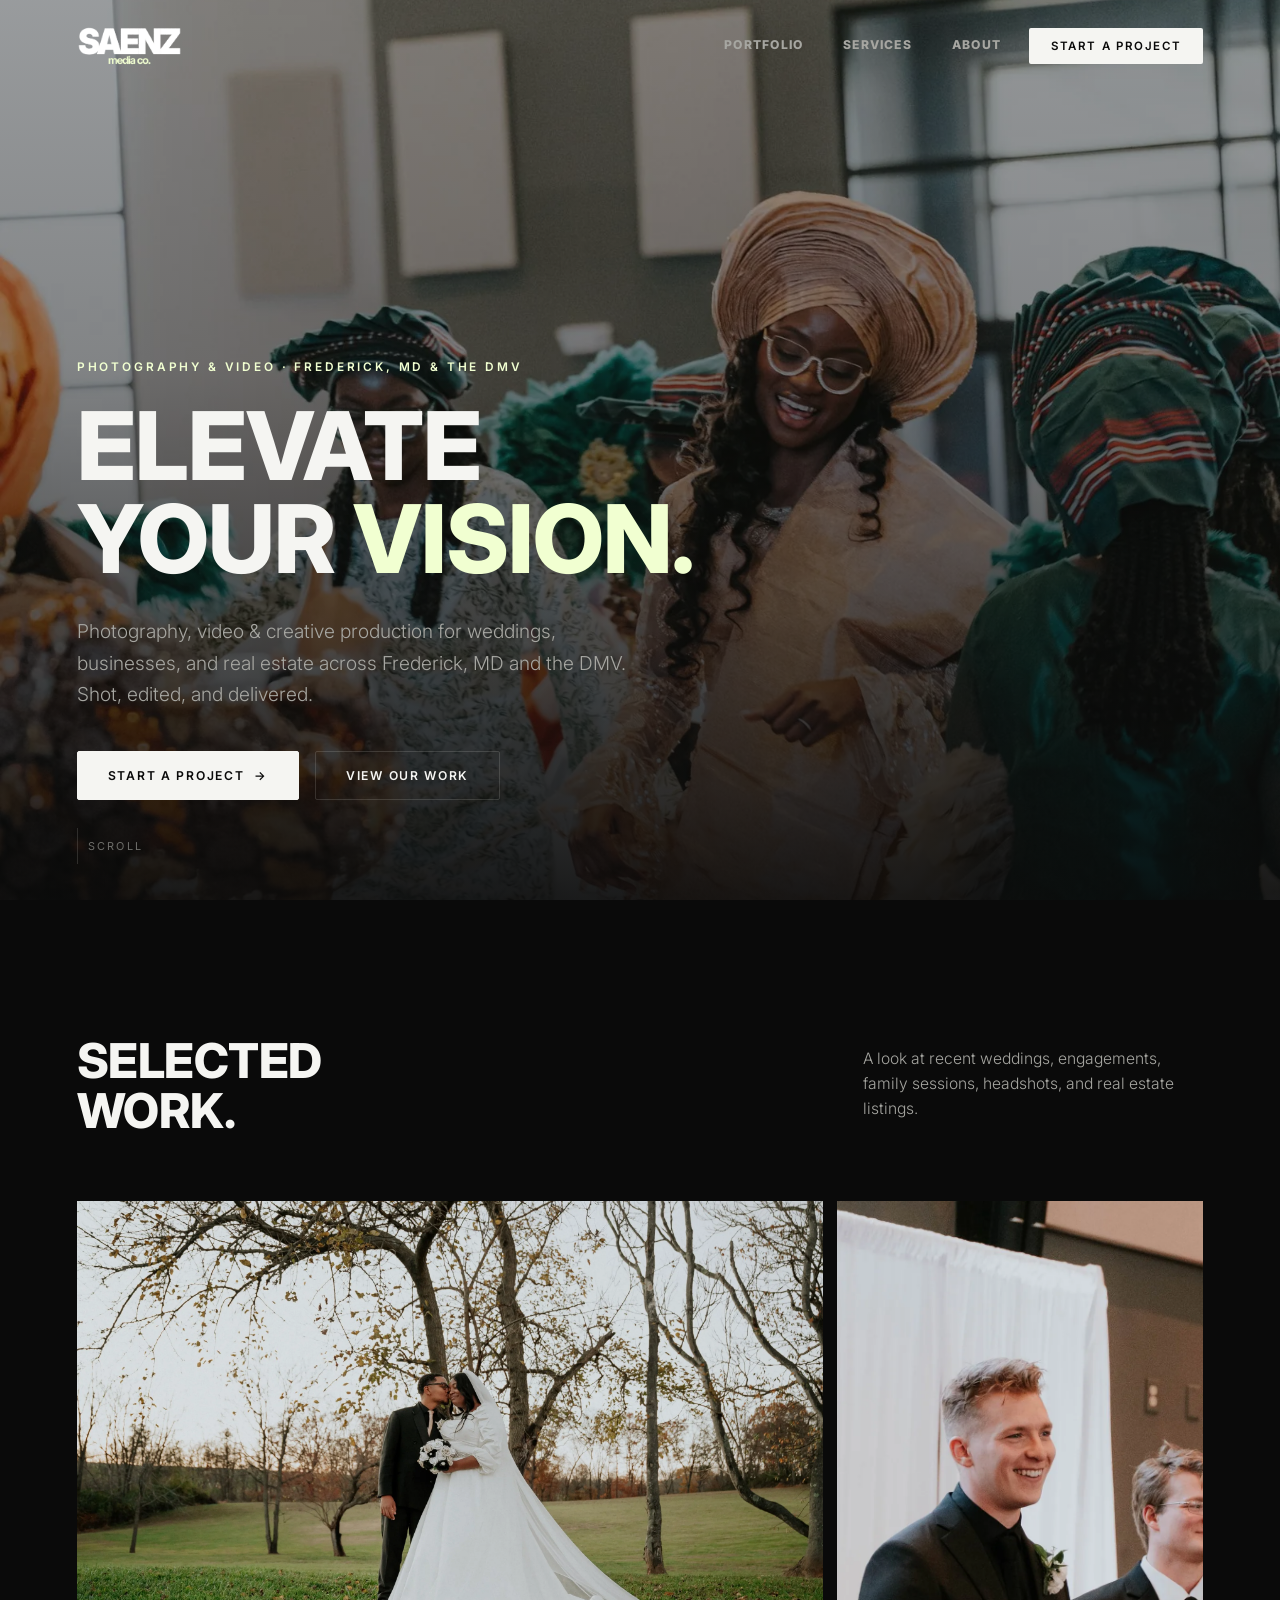
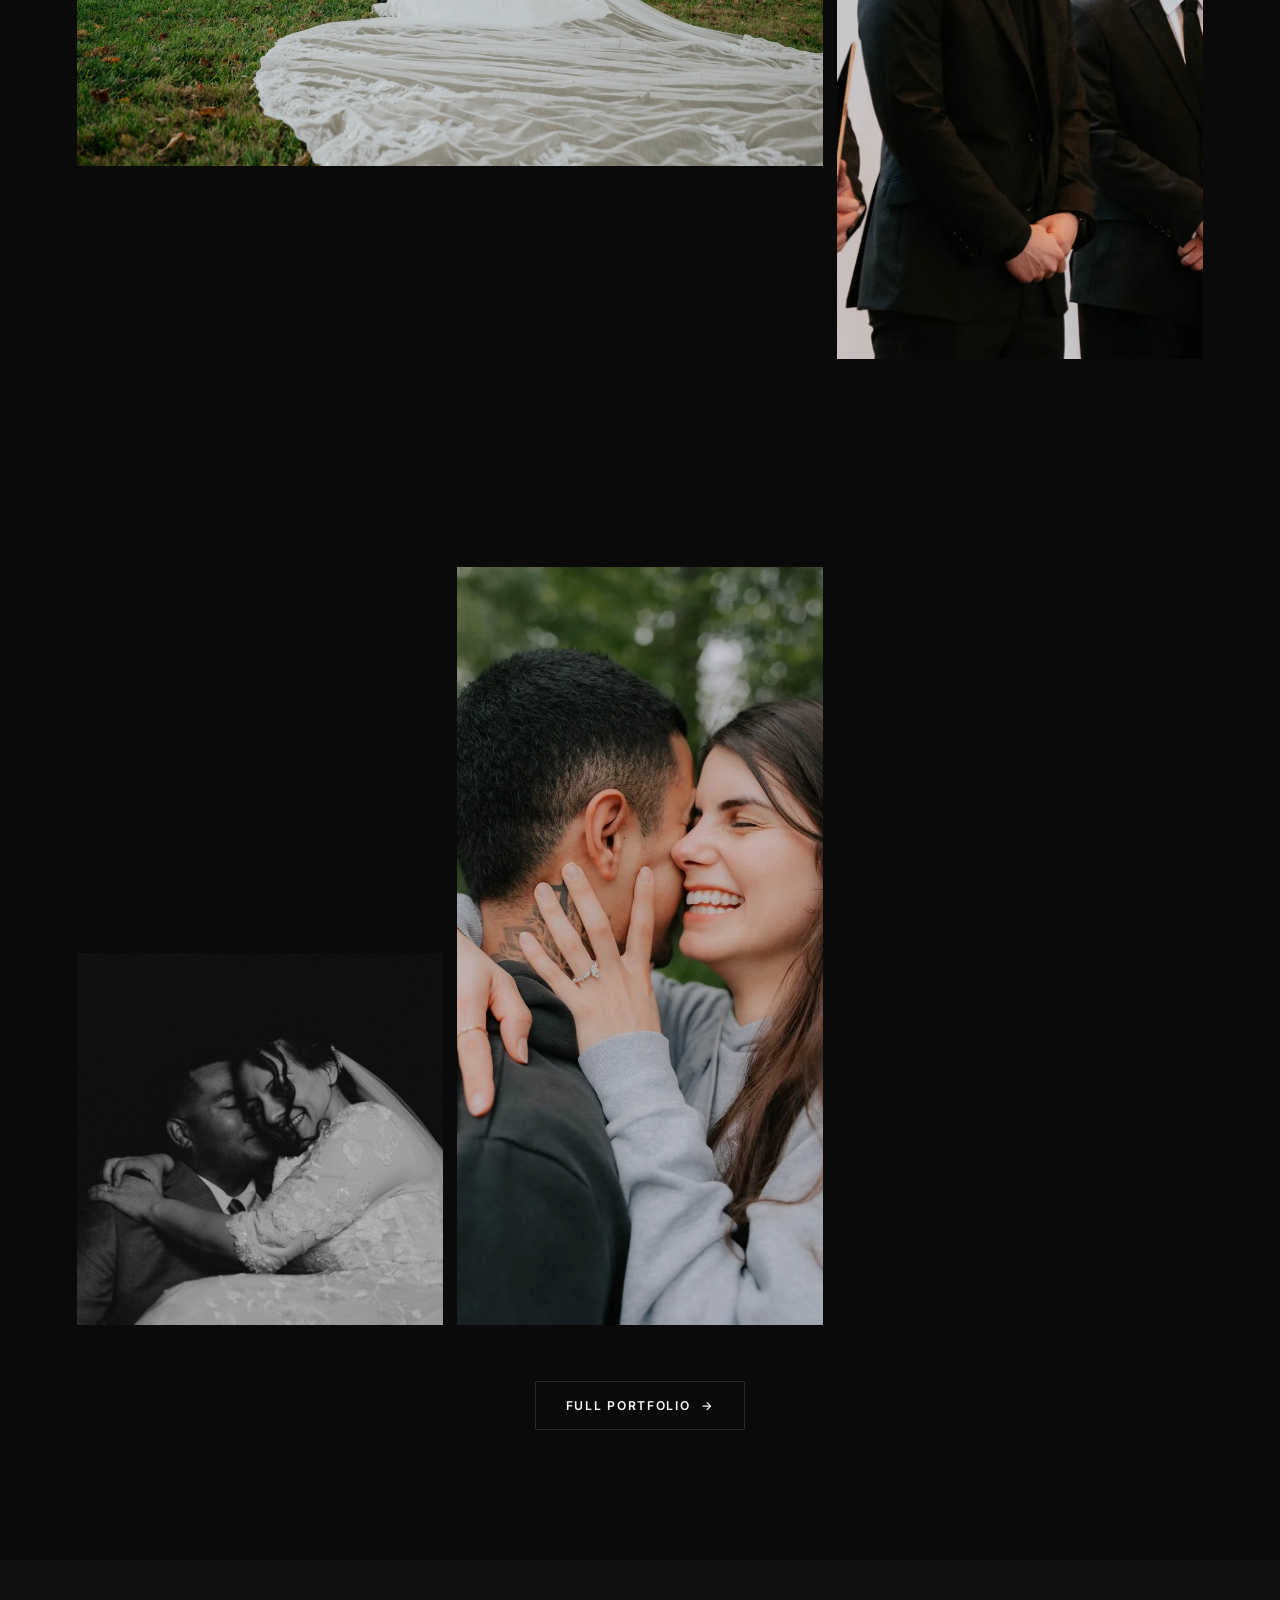
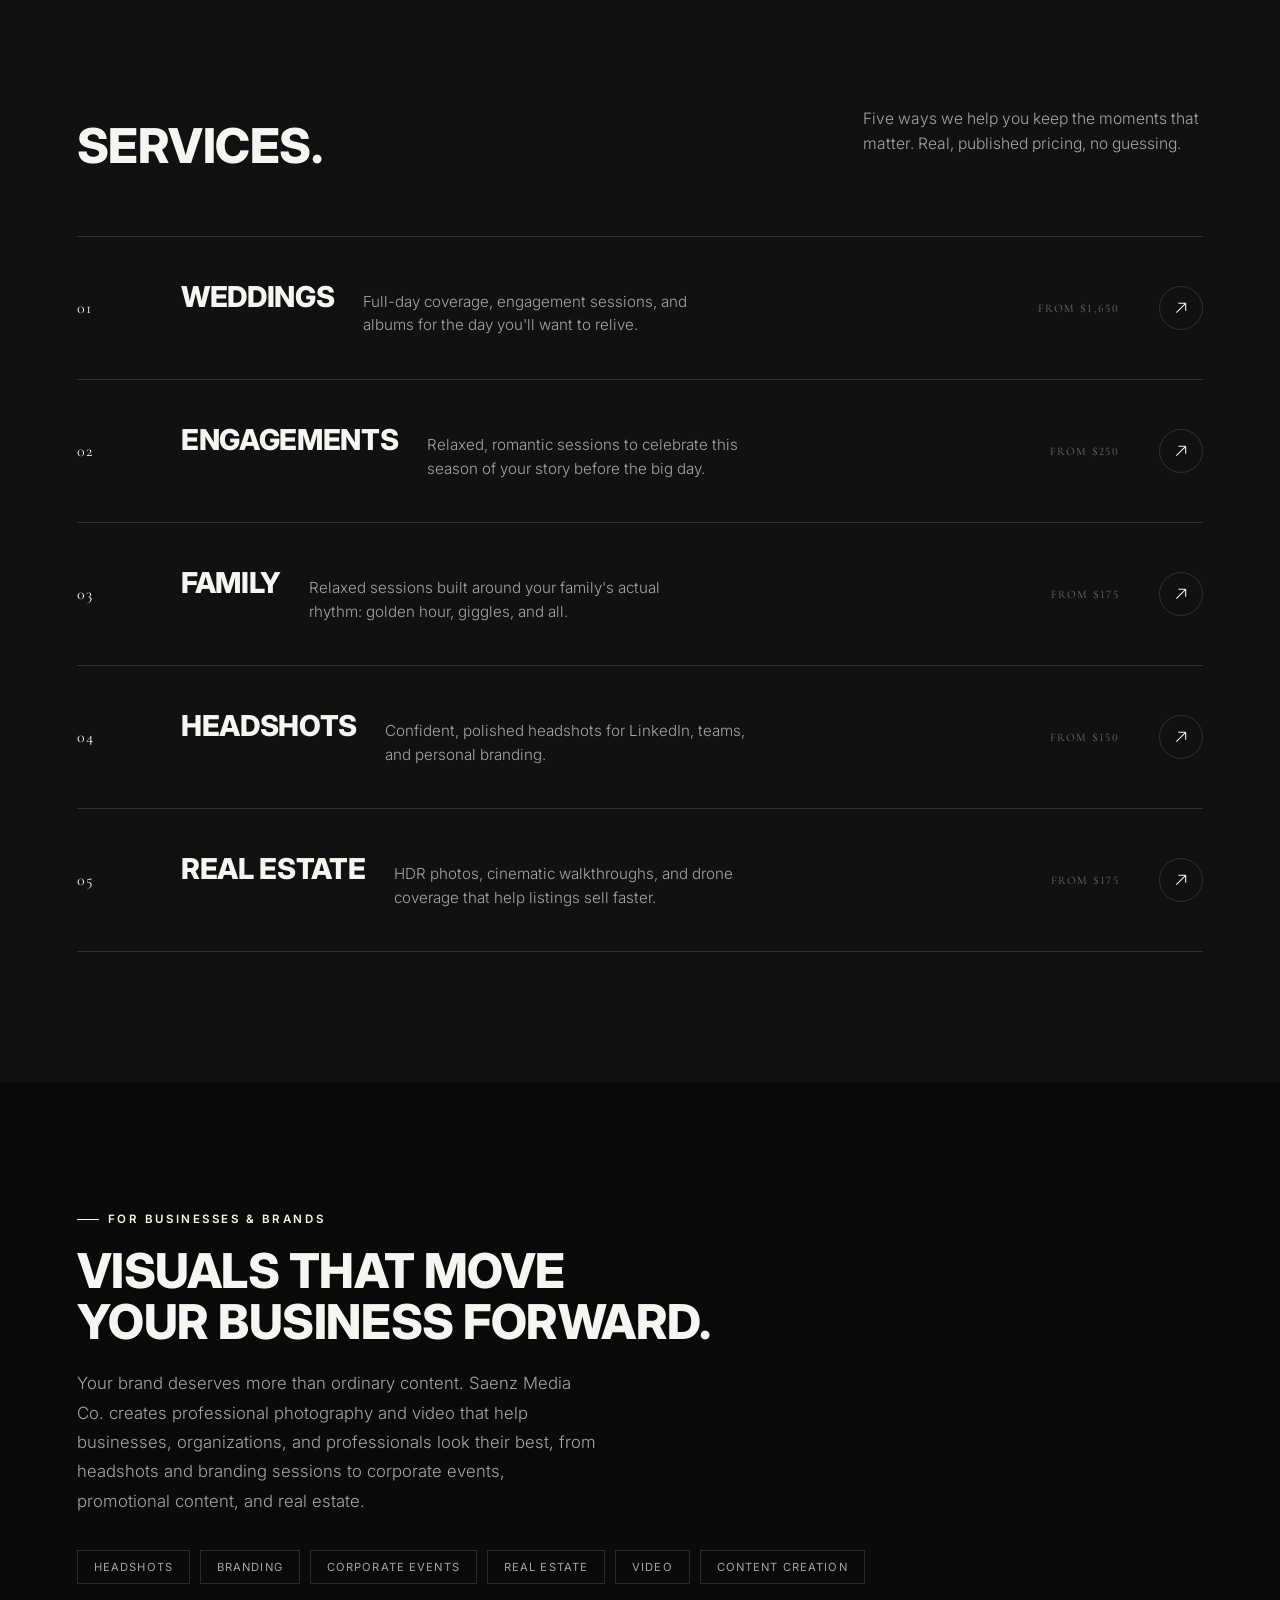
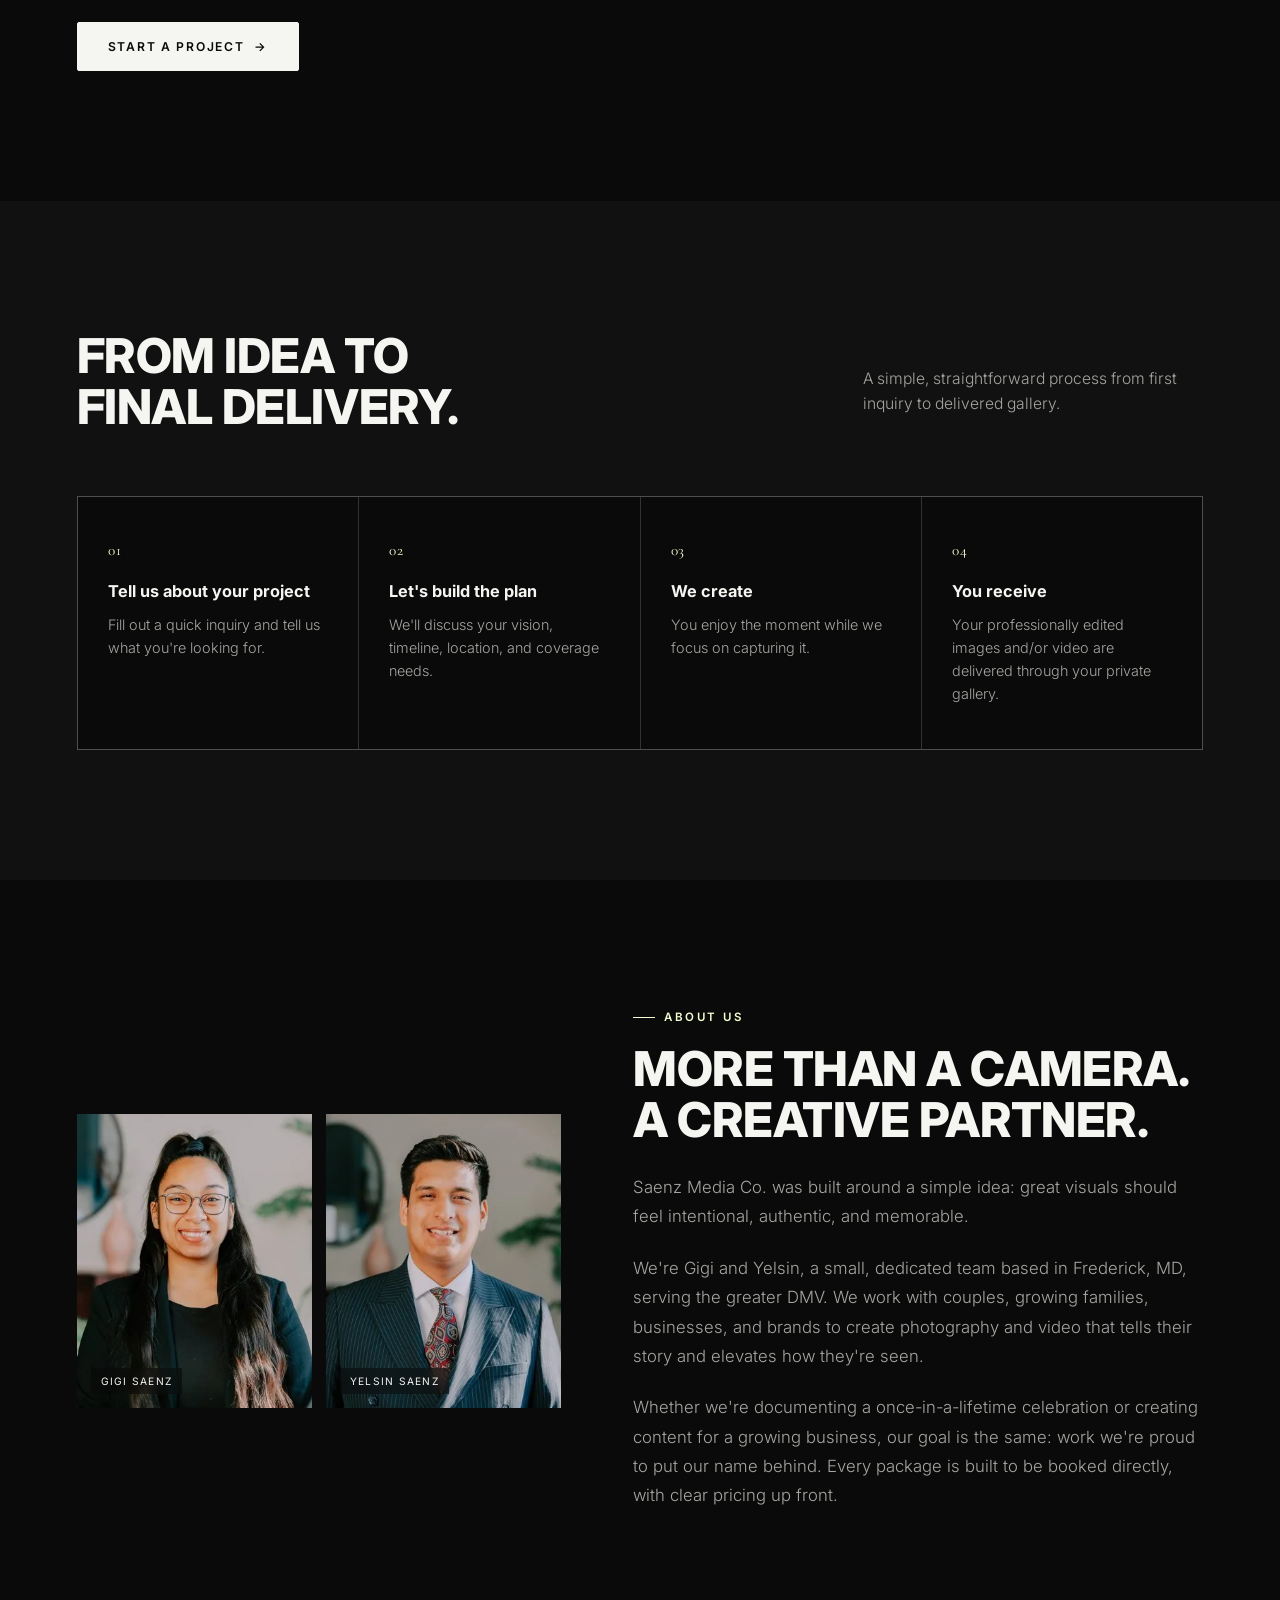
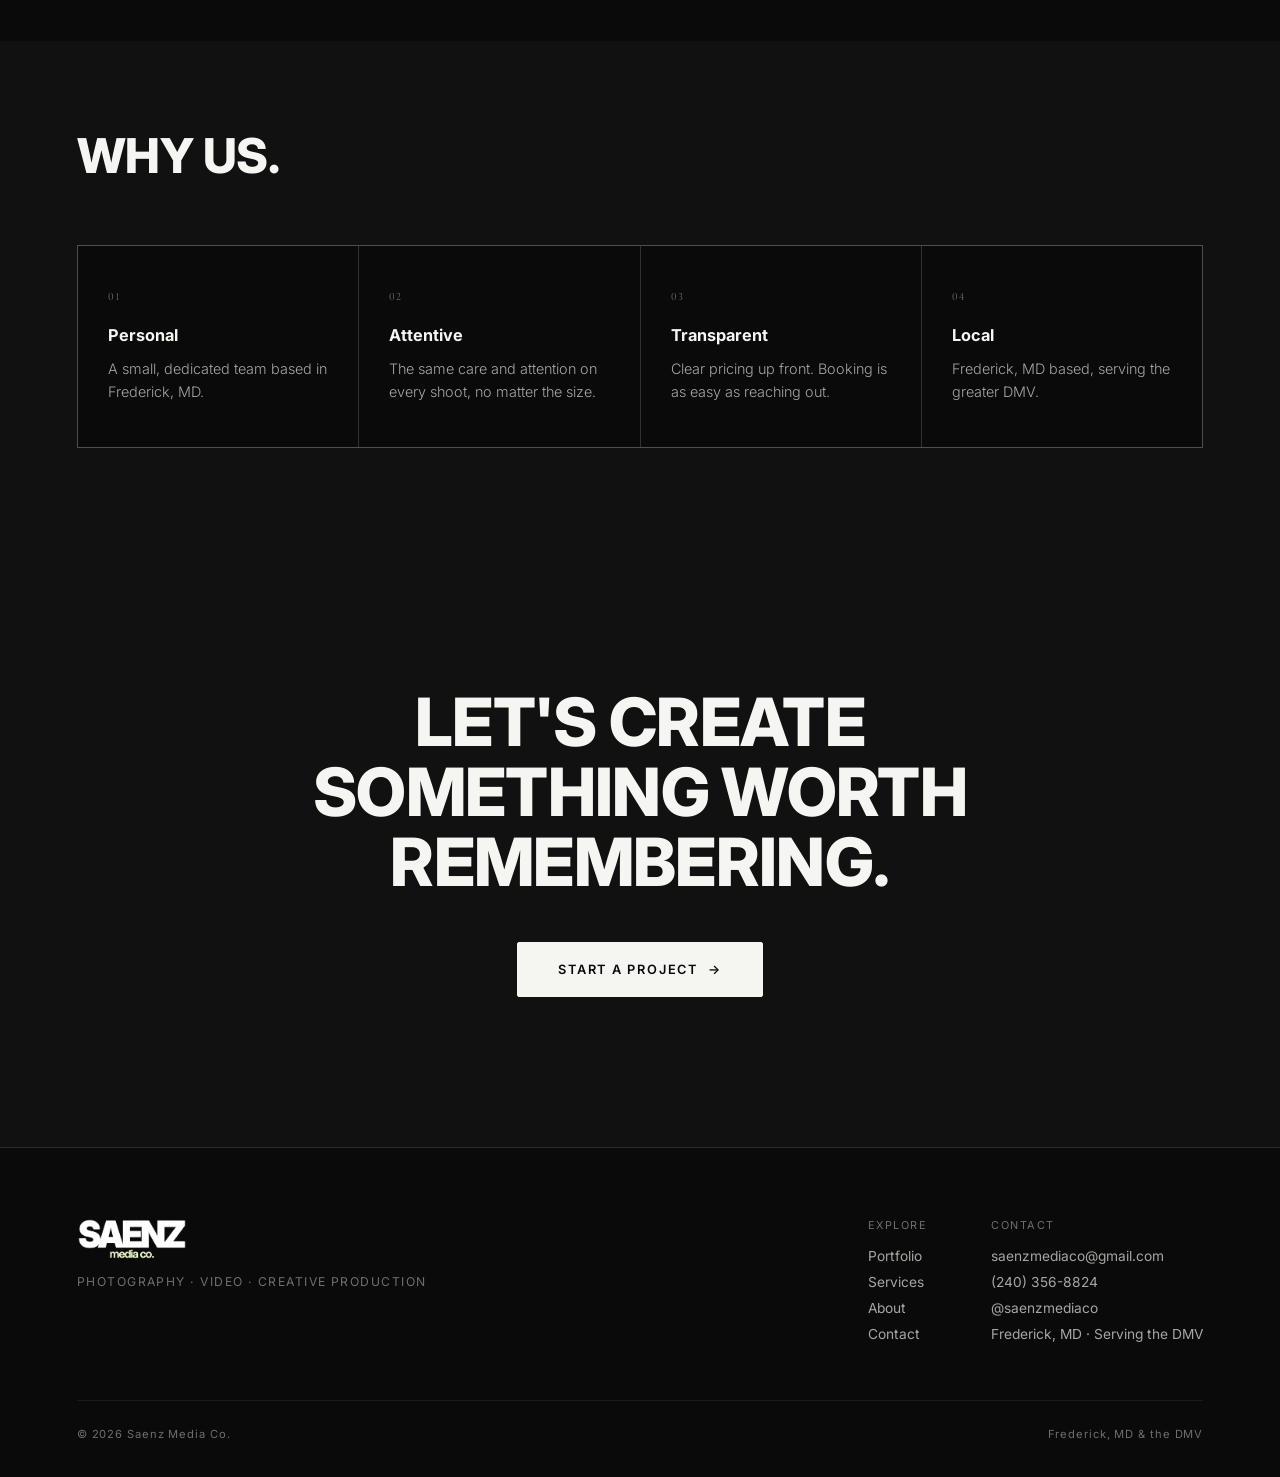
<file: index.html>
<!DOCTYPE html>
<html lang="en">
<head>
<meta charset="UTF-8">
<meta name="viewport" content="width=device-width, initial-scale=1.0">
<!-- Google tag (gtag.js) -->
<script async src="https://www.googletagmanager.com/gtag/js?id=G-C0PWP4XGYT"></script>
<script>
  window.dataLayer = window.dataLayer || [];
  function gtag(){dataLayer.push(arguments);}
  gtag('js', new Date());
  gtag('config', 'G-C0PWP4XGYT');
</script>
<title>Saenz Media Co. — Frederick, MD Photographer &amp; Videographer</title>
<meta name="description" content="Frederick, Maryland photography and video studio serving the DMV. Wedding and engagement photography, family sessions, business headshots, branding content, and real estate photo & video, shot, edited, and delivered.">
<meta property="og:type" content="website">
<meta property="og:site_name" content="Saenz Media Co.">
<meta property="og:title" content="Saenz Media Co. — Frederick, MD Photographer & Videographer">
<meta property="og:description" content="Photography, video & creative production for weddings, businesses, and real estate across Frederick, Maryland and the DMV.">
<meta property="og:url" content="https://gigisaenz.github.io/Saenz-Media-Co-HTML/">
<meta property="og:image" content="https://gigisaenz.github.io/Saenz-Media-Co-HTML/images/full/wedding-11.jpg">
<meta name="twitter:card" content="summary_large_image">
<meta name="twitter:title" content="Saenz Media Co. — Frederick, MD Photographer & Videographer">
<meta name="twitter:description" content="Photography, video & creative production for weddings, businesses, and real estate across Frederick, Maryland and the DMV.">
<meta name="twitter:image" content="https://gigisaenz.github.io/Saenz-Media-Co-HTML/images/full/wedding-11.jpg">
<script type="application/ld+json">
{
  "@context": "https://schema.org",
  "@type": "ProfessionalService",
  "name": "Saenz Media Co.",
  "image": "https://gigisaenz.github.io/Saenz-Media-Co-HTML/images/full/wedding-11.jpg",
  "url": "https://gigisaenz.github.io/Saenz-Media-Co-HTML/",
  "priceRange": "$$",
  "address": { "@type": "PostalAddress", "addressLocality": "Frederick", "addressRegion": "MD", "addressCountry": "US" },
  "areaServed": "Frederick, Maryland and the DMV (Washington DC, Maryland, Virginia)",
  "description": "Photography, video, and creative production for weddings, engagements, families, businesses, and real estate across Frederick, Maryland and the DMV.",
  "sameAs": ["https://instagram.com/saenzmediaco"]
}
</script>
<link rel="icon" type="image/png" href="images/apple-touch-icon.png?v=2">
<link rel="apple-touch-icon" href="images/apple-touch-icon.png?v=2">
<link rel="preconnect" href="https://fonts.googleapis.com">
<link rel="preconnect" href="https://fonts.gstatic.com" crossorigin>
<link href="https://fonts.googleapis.com/css2?family=Cormorant+Garamond:ital,wght@0,300;0,400;0,500;0,600;1,400;1,500&family=Inter:wght@300;400;500;600;700;800;900&display=swap" rel="stylesheet">
<link rel="stylesheet" href="styles.css">
</head>
<body>

<a class="sticky-cta" href="book.html">Start a Project →</a>

<nav class="site-nav" id="siteNav">
  <a class="nav-mark" href="index.html"><img class="nav-logo" src="images/logo-mark-transparent-cropped.png" alt="Saenz Media Co."></a>
  <div class="nav-right">
    <div class="nav-links">
      <a href="gallery.html">Portfolio</a>
      <a href="index.html#services">Services</a>
      <a href="index.html#about">About</a>
    </div>
    <a class="nav-cta" href="book.html">Start a Project</a>
  </div>
  <button class="menu-toggle" id="menuToggle" aria-label="Toggle menu" aria-expanded="false">
    <span></span><span></span><span></span>
  </button>
</nav>

<div class="mobile-menu" id="mobileMenu">
  <a href="gallery.html">Portfolio</a>
  <a href="index.html#services">Services</a>
  <a href="index.html#about">About</a>
  <a class="btn btn-solid nav-cta" href="book.html">Start a Project</a>
  <div class="mobile-menu-foot">
    <span>Frederick, MD</span>
    <span>@saenzmediaco</span>
  </div>
</div>

<header class="hero">
  <div class="hero-media" id="heroMedia">
    <img class="active" src="images/full/wedding-11.webp" alt="Bride and groom walking down the aisle at their wedding reception" loading="eager" fetchpriority="high">
    <img data-src="images/full/realestate-05.webp" alt="Two-story house exterior with white siding and covered porch">
    <img data-src="images/full/family-01.webp" alt="Family posing with a mariachi band">
    <img data-src="images/full/realestate-03.webp" alt="Bright, elegant dining room with natural light">
    <img data-src="images/full/wedding-27.webp" alt="Bride and groom holding hands walking across an open green field">
    <img data-src="images/full/realestate-06.webp" alt="Real estate photography">
  </div>
  <div class="hero-scrim"></div>
  <div class="hero-content">
    <div class="hero-eyebrow">Photography &amp; Video · Frederick, MD &amp; the DMV</div>
    <h1>Elevate<br>your <em>vision.</em></h1>
    <p class="hero-sub">Photography, video &amp; creative production for weddings, businesses, and real estate across Frederick, MD and the DMV. Shot, edited, and delivered.</p>
    <div class="hero-actions">
      <a class="btn btn-solid" href="book.html">Start a Project <span class="btn-arrow">→</span></a>
      <a class="btn btn-outline" href="gallery.html">View Our Work</a>
    </div>
  </div>
  <div class="scroll-cue"><span class="line"></span>Scroll</div>
</header>

<section class="section-pad" id="work">
  <div class="container">
    <div class="section-head reveal">
      <h2 class="section-title">Selected<br>Work.</h2>
      <p class="section-note">A look at recent weddings, engagements, family sessions, headshots, and real estate listings.</p>
    </div>

    <div class="portfolio-grid">
      <a class="p-tile p-lg reveal" href="weddings.html">
        <img src="images/full/wedding-03.webp" alt="Bride and groom kissing under a tree in a field" loading="lazy">
        <div class="p-tile-scrim"></div>
        <div class="p-tile-info">
          <div class="p-tile-cat">Wedding</div>
          <div class="p-tile-view">View pricing <span class="arr">→</span></div>
        </div>
      </a>
      <a class="p-tile p-tall reveal" href="weddings.html">
        <img src="images/full/wedding-13.webp" alt="Bride and groom portrait in a field" loading="lazy">
        <div class="p-tile-scrim"></div>
        <div class="p-tile-info">
          <div class="p-tile-cat">Wedding</div>
          <div class="p-tile-view">View pricing <span class="arr">→</span></div>
        </div>
      </a>
      <a class="p-tile reveal" href="headshots.html">
        <img src="images/headshot-02.webp" alt="Professional headshot portrait" loading="lazy">
        <div class="p-tile-scrim"></div>
        <div class="p-tile-info">
          <div class="p-tile-cat">Headshots</div>
          <div class="p-tile-view">View pricing <span class="arr">→</span></div>
        </div>
      </a>
      <a class="p-tile reveal" href="engagements.html">
        <img src="images/engagement-01.webp" alt="Engaged couple laughing together in the woods" loading="lazy">
        <div class="p-tile-scrim"></div>
        <div class="p-tile-info">
          <div class="p-tile-cat">Engagement</div>
          <div class="p-tile-view">View pricing <span class="arr">→</span></div>
        </div>
      </a>
      <a class="p-tile p-tall reveal" href="real-estate.html">
        <img src="images/realestate-04.webp" alt="Modern shower with herringbone tile" loading="lazy">
        <div class="p-tile-scrim"></div>
        <div class="p-tile-info">
          <div class="p-tile-cat">Real Estate</div>
          <div class="p-tile-view">View pricing <span class="arr">→</span></div>
        </div>
      </a>
      <a class="p-tile reveal" href="family.html">
        <img src="images/family-06.webp" alt="Family portrait surrounded by greenery" loading="lazy">
        <div class="p-tile-scrim"></div>
        <div class="p-tile-info">
          <div class="p-tile-cat">Family</div>
          <div class="p-tile-view">View pricing <span class="arr">→</span></div>
        </div>
      </a>
      <a class="p-tile p-tall reveal" href="engagements.html">
        <img src="images/engagement-13.webp" alt="Engagement photography" loading="lazy">
        <div class="p-tile-scrim"></div>
        <div class="p-tile-info">
          <div class="p-tile-cat">Engagement</div>
          <div class="p-tile-view">View pricing <span class="arr">→</span></div>
        </div>
      </a>
      <a class="p-tile reveal" href="weddings.html">
        <img src="images/full/wedding-07.webp" alt="Bride and groom sharing an intimate black-and-white embrace" loading="lazy">
        <div class="p-tile-scrim"></div>
        <div class="p-tile-info">
          <div class="p-tile-cat">Wedding</div>
          <div class="p-tile-view">View pricing <span class="arr">→</span></div>
        </div>
      </a>
    </div>

    <div class="portfolio-more reveal">
      <a class="btn btn-outline" href="gallery.html">Full Portfolio <span class="btn-arrow">→</span></a>
    </div>
  </div>
</section>

<section class="section-pad bg-alt" id="services">
  <div class="container">
    <div class="section-head reveal">
      <h2 class="section-title">Services.</h2>
      <p class="section-note">Five ways we help you keep the moments that matter. Real, published pricing, no guessing.</p>
    </div>

    <div class="services-list">
      <a class="service-row reveal" href="weddings.html">
        <span class="service-num">01</span>
        <span class="service-main">
          <span class="service-name">Weddings</span>
          <span class="service-desc">Full-day coverage, engagement sessions, and albums for the day you'll want to relive.</span>
        </span>
        <span class="service-price">From $1,650</span>
        <span class="service-arrow"><svg width="16" height="16" viewBox="0 0 24 24" fill="none" stroke="currentColor" stroke-width="1.6"><path d="M5 19L19 5M19 5H8M19 5V16"/></svg></span>
        <span class="service-thumb"><img src="images/full/wedding-19.webp" alt="" loading="lazy"></span>
      </a>
      <a class="service-row reveal" href="engagements.html">
        <span class="service-num">02</span>
        <span class="service-main">
          <span class="service-name">Engagements</span>
          <span class="service-desc">Relaxed, romantic sessions to celebrate this season of your story before the big day.</span>
        </span>
        <span class="service-price">From $250</span>
        <span class="service-arrow"><svg width="16" height="16" viewBox="0 0 24 24" fill="none" stroke="currentColor" stroke-width="1.6"><path d="M5 19L19 5M19 5H8M19 5V16"/></svg></span>
        <span class="service-thumb"><img src="images/engagement-11.webp" alt="" loading="lazy"></span>
      </a>
      <a class="service-row reveal" href="family.html">
        <span class="service-num">03</span>
        <span class="service-main">
          <span class="service-name">Family</span>
          <span class="service-desc">Relaxed sessions built around your family's actual rhythm: golden hour, giggles, and all.</span>
        </span>
        <span class="service-price">From $175</span>
        <span class="service-arrow"><svg width="16" height="16" viewBox="0 0 24 24" fill="none" stroke="currentColor" stroke-width="1.6"><path d="M5 19L19 5M19 5H8M19 5V16"/></svg></span>
        <span class="service-thumb"><img src="images/family-02.webp" alt="" loading="lazy"></span>
      </a>
      <a class="service-row reveal" href="headshots.html">
        <span class="service-num">04</span>
        <span class="service-main">
          <span class="service-name">Headshots</span>
          <span class="service-desc">Confident, polished headshots for LinkedIn, teams, and personal branding.</span>
        </span>
        <span class="service-price">From $150</span>
        <span class="service-arrow"><svg width="16" height="16" viewBox="0 0 24 24" fill="none" stroke="currentColor" stroke-width="1.6"><path d="M5 19L19 5M19 5H8M19 5V16"/></svg></span>
        <span class="service-thumb"><img src="images/headshot-03.webp" alt="" loading="lazy"></span>
      </a>
      <a class="service-row reveal" href="real-estate.html">
        <span class="service-num">05</span>
        <span class="service-main">
          <span class="service-name">Real Estate</span>
          <span class="service-desc">HDR photos, cinematic walkthroughs, and drone coverage that help listings sell faster.</span>
        </span>
        <span class="service-price">From $175</span>
        <span class="service-arrow"><svg width="16" height="16" viewBox="0 0 24 24" fill="none" stroke="currentColor" stroke-width="1.6"><path d="M5 19L19 5M19 5H8M19 5V16"/></svg></span>
        <span class="service-thumb"><img src="images/realestate-03.webp" alt="" loading="lazy"></span>
      </a>
    </div>
  </div>
</section>

<section class="section-pad" id="business">
  <div class="container">
    <div class="biz-grid reveal">
      <div class="biz-copy">
        <div class="eyebrow">For Businesses &amp; Brands</div>
        <h2 class="section-title">Visuals that move<br>your business forward.</h2>
        <p>Your brand deserves more than ordinary content. Saenz Media Co. creates professional photography and video that help businesses, organizations, and professionals look their best, from headshots and branding sessions to corporate events, promotional content, and real estate.</p>
        <div class="biz-tags">
          <span class="biz-tag">Headshots</span>
          <span class="biz-tag">Branding</span>
          <span class="biz-tag">Corporate Events</span>
          <span class="biz-tag">Real Estate</span>
          <span class="biz-tag">Video</span>
          <span class="biz-tag">Content Creation</span>
        </div>
        <a class="btn btn-solid" href="book.html">Start a Project <span class="btn-arrow">→</span></a>
      </div>
    </div>
  </div>
</section>

<section class="section-pad bg-alt">
  <div class="container">
    <div class="section-head reveal">
      <h2 class="section-title">From Idea to<br>Final Delivery.</h2>
      <p class="section-note">A simple, straightforward process from first inquiry to delivered gallery.</p>
    </div>
    <div class="process-grid reveal">
      <div class="process-cell">
        <div class="process-num">01</div>
        <h3 class="process-title">Tell us about your project</h3>
        <p class="process-desc">Fill out a quick inquiry and tell us what you're looking for.</p>
      </div>
      <div class="process-cell">
        <div class="process-num">02</div>
        <h3 class="process-title">Let's build the plan</h3>
        <p class="process-desc">We'll discuss your vision, timeline, location, and coverage needs.</p>
      </div>
      <div class="process-cell">
        <div class="process-num">03</div>
        <h3 class="process-title">We create</h3>
        <p class="process-desc">You enjoy the moment while we focus on capturing it.</p>
      </div>
      <div class="process-cell">
        <div class="process-num">04</div>
        <h3 class="process-title">You receive</h3>
        <p class="process-desc">Your professionally edited images and/or video are delivered through your private gallery.</p>
      </div>
    </div>
  </div>
</section>

<section class="section-pad" id="about">
  <div class="container">
    <div class="about-grid">
      <div class="about-media reveal">
        <div class="about-photo">
          <img src="images/about-gigi.webp" alt="Gigi Saenz, founder and photographer at Saenz Media Co." loading="lazy">
          <div class="about-media-tag">Gigi Saenz</div>
        </div>
        <div class="about-photo">
          <img src="images/about-yelsin.webp" alt="Yelsin Saenz, Saenz Media Co." loading="lazy">
          <div class="about-media-tag">Yelsin Saenz</div>
        </div>
      </div>
      <div class="about-copy reveal">
        <div class="eyebrow">About Us</div>
        <h2 class="section-title" style="margin-bottom:28px;">More than a camera.<br>A creative partner.</h2>
        <p>Saenz Media Co. was built around a simple idea: great visuals should feel intentional, authentic, and memorable.</p>
        <p>We're Gigi and Yelsin, a small, dedicated team based in Frederick, MD, serving the greater DMV. We work with couples, growing families, businesses, and brands to create photography and video that tells their story and elevates how they're seen.</p>
        <p>Whether we're documenting a once-in-a-lifetime celebration or creating content for a growing business, our goal is the same: work we're proud to put our name behind. Every package is built to be booked directly, with clear pricing up front.</p>
      </div>
    </div>
  </div>
</section>

<section class="section-pad-sm bg-alt">
  <div class="container">
    <div class="section-head reveal">
      <h2 class="section-title">Why Us.</h2>
    </div>
    <div class="values-grid reveal">
      <div class="value-cell">
        <div class="value-num">01</div>
        <div class="value-title">Personal</div>
        <p class="value-desc">A small, dedicated team based in Frederick, MD.</p>
      </div>
      <div class="value-cell">
        <div class="value-num">02</div>
        <div class="value-title">Attentive</div>
        <p class="value-desc">The same care and attention on every shoot, no matter the size.</p>
      </div>
      <div class="value-cell">
        <div class="value-num">03</div>
        <div class="value-title">Transparent</div>
        <p class="value-desc">Clear pricing up front. Booking is as easy as reaching out.</p>
      </div>
      <div class="value-cell">
        <div class="value-num">04</div>
        <div class="value-title">Local</div>
        <p class="value-desc">Frederick, MD based, serving the greater DMV.</p>
      </div>
    </div>
  </div>
</section>

<section class="cta-section">
  <div class="container reveal">
    <h2>Let's create<br>something worth<br>remembering.</h2>
    <a class="btn btn-solid" href="book.html">Start a Project <span class="btn-arrow">→</span></a>
  </div>
</section>

<footer class="site-footer">
  <div class="footer-top">
    <div>
      <img class="footer-logo" src="images/logo-mark-transparent-cropped.png" alt="Saenz Media Co.">
      <div class="footer-tagline">Photography · Video · Creative Production</div>
    </div>
    <div class="footer-cols">
      <div class="footer-col">
        <div class="footer-col-title">Explore</div>
        <a href="gallery.html">Portfolio</a>
        <a href="index.html#services">Services</a>
        <a href="index.html#about">About</a>
        <a href="book.html">Contact</a>
      </div>
      <div class="footer-col">
        <div class="footer-col-title">Contact</div>
        <a href="mailto:saenzmediaco@gmail.com">saenzmediaco@gmail.com</a>
        <a href="tel:+12403568824">(240) 356-8824</a>
        <a href="https://instagram.com/saenzmediaco" target="_blank" rel="noopener">@saenzmediaco</a>
        <span>Frederick, MD · Serving the DMV</span>
      </div>
    </div>
  </div>
  <div class="footer-bottom">
    <span>© 2026 Saenz Media Co.</span>
    <span>Frederick, MD &amp; the DMV</span>
  </div>
</footer>

<script src="main.js"></script>
</body>
</html>
</file>
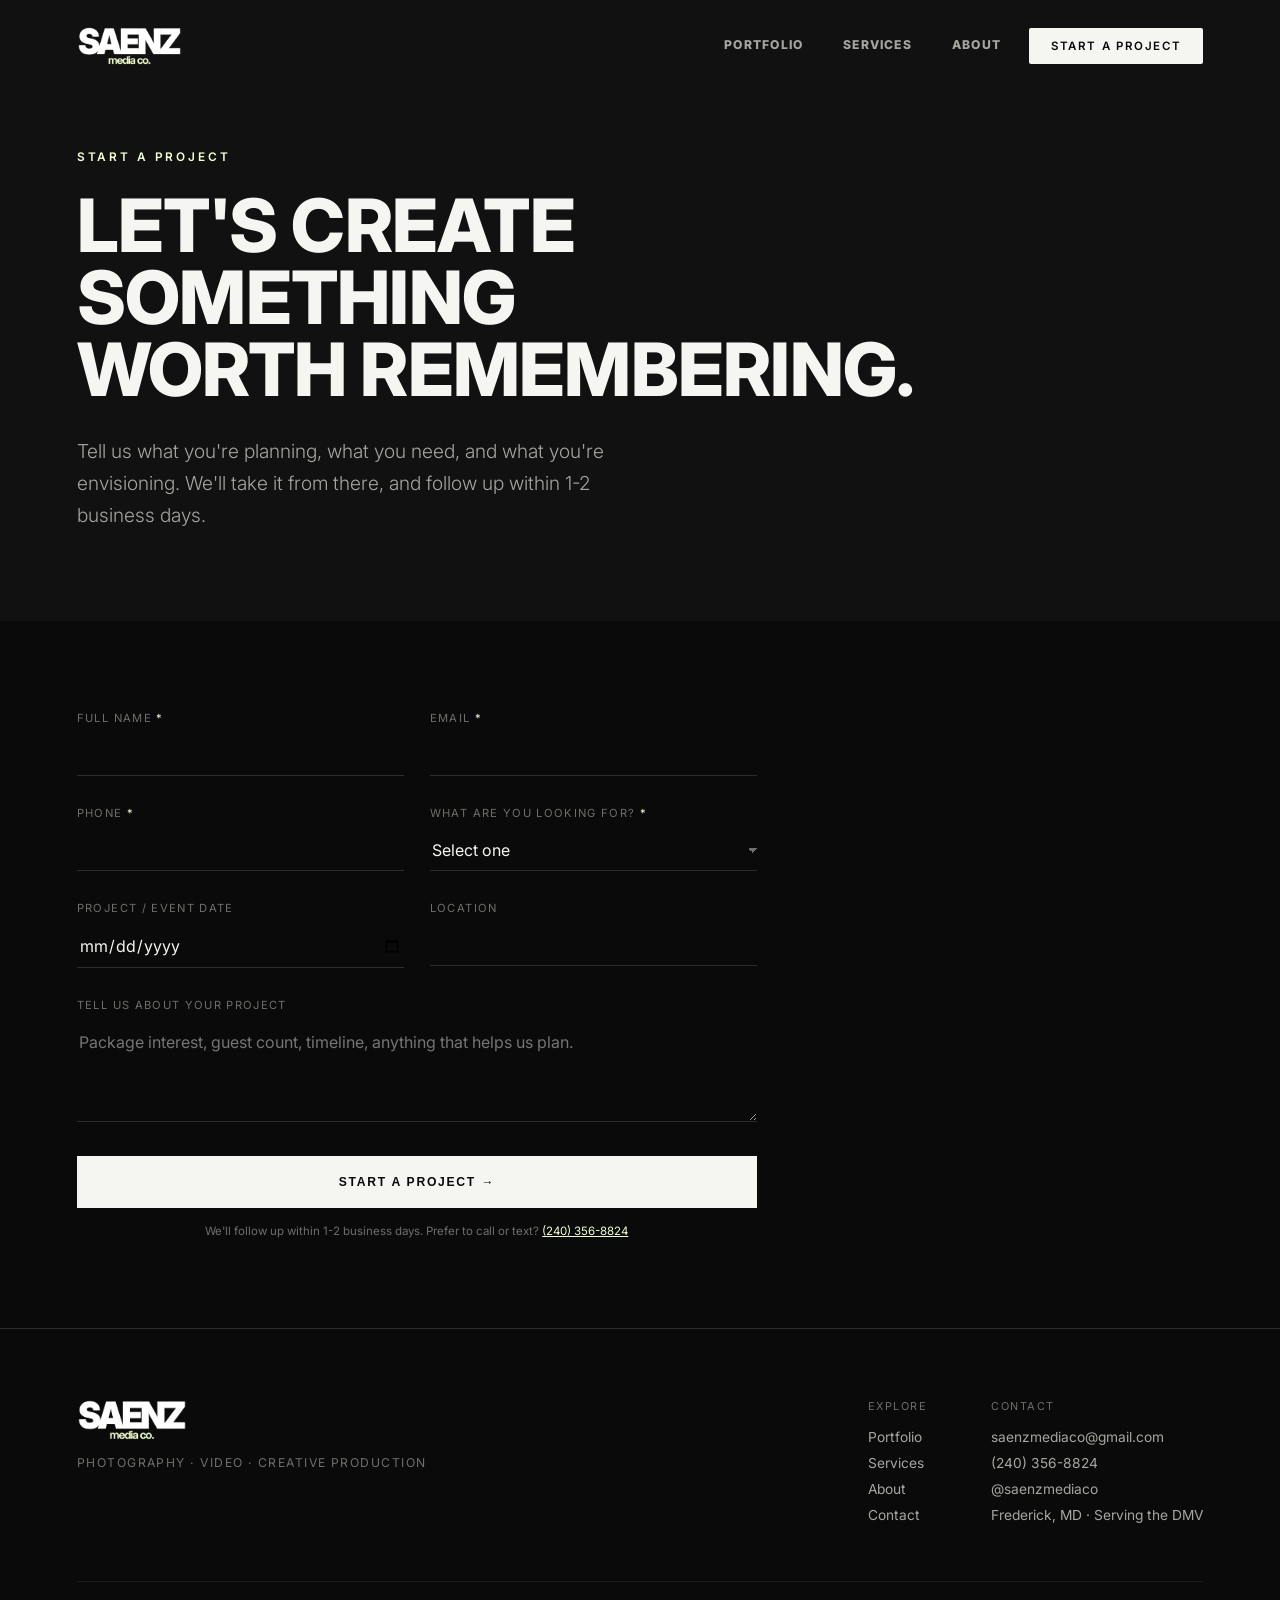
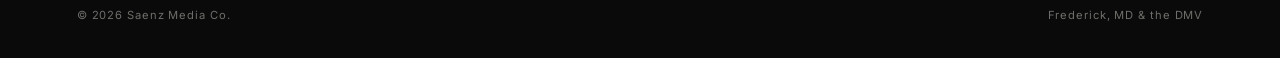
<file: book.html>
<!DOCTYPE html>
<html lang="en">
<head>
<meta charset="UTF-8">
<meta name="viewport" content="width=device-width, initial-scale=1.0">
<!-- Google tag (gtag.js) -->
<script async src="https://www.googletagmanager.com/gtag/js?id=G-C0PWP4XGYT"></script>
<script>
  window.dataLayer = window.dataLayer || [];
  function gtag(){dataLayer.push(arguments);}
  gtag('js', new Date());
  gtag('config', 'G-C0PWP4XGYT');
</script>
<title>Start a Project | Saenz Media Co. — Frederick, MD</title>
<meta name="description" content="Start a project with Saenz Media Co. Tell us about your wedding, event, branding, or real estate photography and video needs in Frederick, MD and the DMV.">
<link rel="icon" type="image/png" href="images/apple-touch-icon.png?v=2">
<link rel="apple-touch-icon" href="images/apple-touch-icon.png?v=2">
<link rel="preconnect" href="https://fonts.googleapis.com">
<link rel="preconnect" href="https://fonts.gstatic.com" crossorigin>
<link href="https://fonts.googleapis.com/css2?family=Cormorant+Garamond:ital,wght@0,300;0,400;0,500;0,600;1,400;1,500&family=Inter:wght@300;400;500;600;700;800;900&display=swap" rel="stylesheet">
<link rel="stylesheet" href="styles.css">
</head>
<body>

<nav class="site-nav" id="siteNav">
  <a class="nav-mark" href="index.html"><img class="nav-logo" src="images/logo-mark-transparent-cropped.png" alt="Saenz Media Co."></a>
  <div class="nav-right">
    <div class="nav-links">
      <a href="gallery.html">Portfolio</a>
      <a href="index.html#services">Services</a>
      <a href="index.html#about">About</a>
    </div>
    <a class="nav-cta" href="book.html">Start a Project</a>
  </div>
  <button class="menu-toggle" id="menuToggle" aria-label="Toggle menu" aria-expanded="false">
    <span></span><span></span><span></span>
  </button>
</nav>

<div class="mobile-menu" id="mobileMenu">
  <a href="gallery.html">Portfolio</a>
  <a href="index.html#services">Services</a>
  <a href="index.html#about">About</a>
  <a class="btn btn-solid nav-cta" href="book.html">Start a Project</a>
  <div class="mobile-menu-foot">
    <span>Frederick, MD</span>
    <span>@saenzmediaco</span>
  </div>
</div>

<header class="hero hero-inner" style="padding-top:150px;">
  <div class="hero-content">
    <div class="hero-eyebrow">Start a Project</div>
    <h1>Let's create something<br>worth remembering.</h1>
    <p class="hero-sub">Tell us what you're planning, what you need, and what you're envisioning. We'll take it from there, and follow up within 1-2 business days.</p>
  </div>
</header>

<section class="section-pad-sm">
  <div class="container">

    <form class="book-form reveal" id="bookForm">
      <input type="hidden" name="access_key" value="8220947b-17f3-4821-ae34-60edd358516f">
      <input type="hidden" name="subject" value="New Project Inquiry — Saenz Media Co.">
      <input type="hidden" name="from_name" value="Saenz Media Co. Website">
      <input type="checkbox" name="botcheck" class="botcheck" style="display:none" tabindex="-1" autocomplete="off">

      <div class="field-row">
        <div class="field">
          <label for="name">Full name <span class="req">*</span></label>
          <input type="text" id="name" name="name" required>
        </div>
        <div class="field">
          <label for="email">Email <span class="req">*</span></label>
          <input type="email" id="email" name="email" required>
        </div>
      </div>

      <div class="field-row">
        <div class="field">
          <label for="phone">Phone <span class="req">*</span></label>
          <input type="tel" id="phone" name="phone" required>
        </div>
        <div class="field">
          <label for="sessionType">What are you looking for? <span class="req">*</span></label>
          <select id="sessionType" name="sessionType" required>
            <option value="" disabled selected>Select one</option>
            <option value="Wedding">Wedding</option>
            <option value="Engagement">Engagement</option>
            <option value="Family">Family</option>
            <option value="Headshots">Headshots</option>
            <option value="Branding">Branding</option>
            <option value="Real Estate">Real Estate</option>
            <option value="Video">Video</option>
            <option value="Creative Production">Creative Production</option>
            <option value="Other">Other</option>
          </select>
        </div>
      </div>

      <div class="field-row">
        <div class="field">
          <label for="date">Project / event date</label>
          <input type="date" id="date" name="date">
        </div>
        <div class="field">
          <label for="location">Location</label>
          <input type="text" id="location" name="location">
        </div>
      </div>

      <div class="field">
        <label for="details">Tell us about your project</label>
        <textarea id="details" name="details" placeholder="Package interest, guest count, timeline, anything that helps us plan."></textarea>
      </div>

      <button type="submit" class="submit">Start a Project →</button>
      <div class="form-note">We'll follow up within 1-2 business days. Prefer to call or text? <a href="tel:+12403568824">(240) 356-8824</a></div>
    </form>
    <div class="form-status" id="formStatus" role="status" aria-live="polite"></div>

  </div>
</section>

<footer class="site-footer">
  <div class="footer-top">
    <div>
      <img class="footer-logo" src="images/logo-mark-transparent-cropped.png" alt="Saenz Media Co.">
      <div class="footer-tagline">Photography · Video · Creative Production</div>
    </div>
    <div class="footer-cols">
      <div class="footer-col">
        <div class="footer-col-title">Explore</div>
        <a href="gallery.html">Portfolio</a>
        <a href="index.html#services">Services</a>
        <a href="index.html#about">About</a>
        <a href="book.html">Contact</a>
      </div>
      <div class="footer-col">
        <div class="footer-col-title">Contact</div>
        <a href="mailto:saenzmediaco@gmail.com">saenzmediaco@gmail.com</a>
        <a href="tel:+12403568824">(240) 356-8824</a>
        <a href="https://instagram.com/saenzmediaco" target="_blank" rel="noopener">@saenzmediaco</a>
        <span>Frederick, MD · Serving the DMV</span>
      </div>
    </div>
  </div>
  <div class="footer-bottom">
    <span>© 2026 Saenz Media Co.</span>
    <span>Frederick, MD &amp; the DMV</span>
  </div>
</footer>

<script src="main.js"></script>
</body>
</html>
</file>
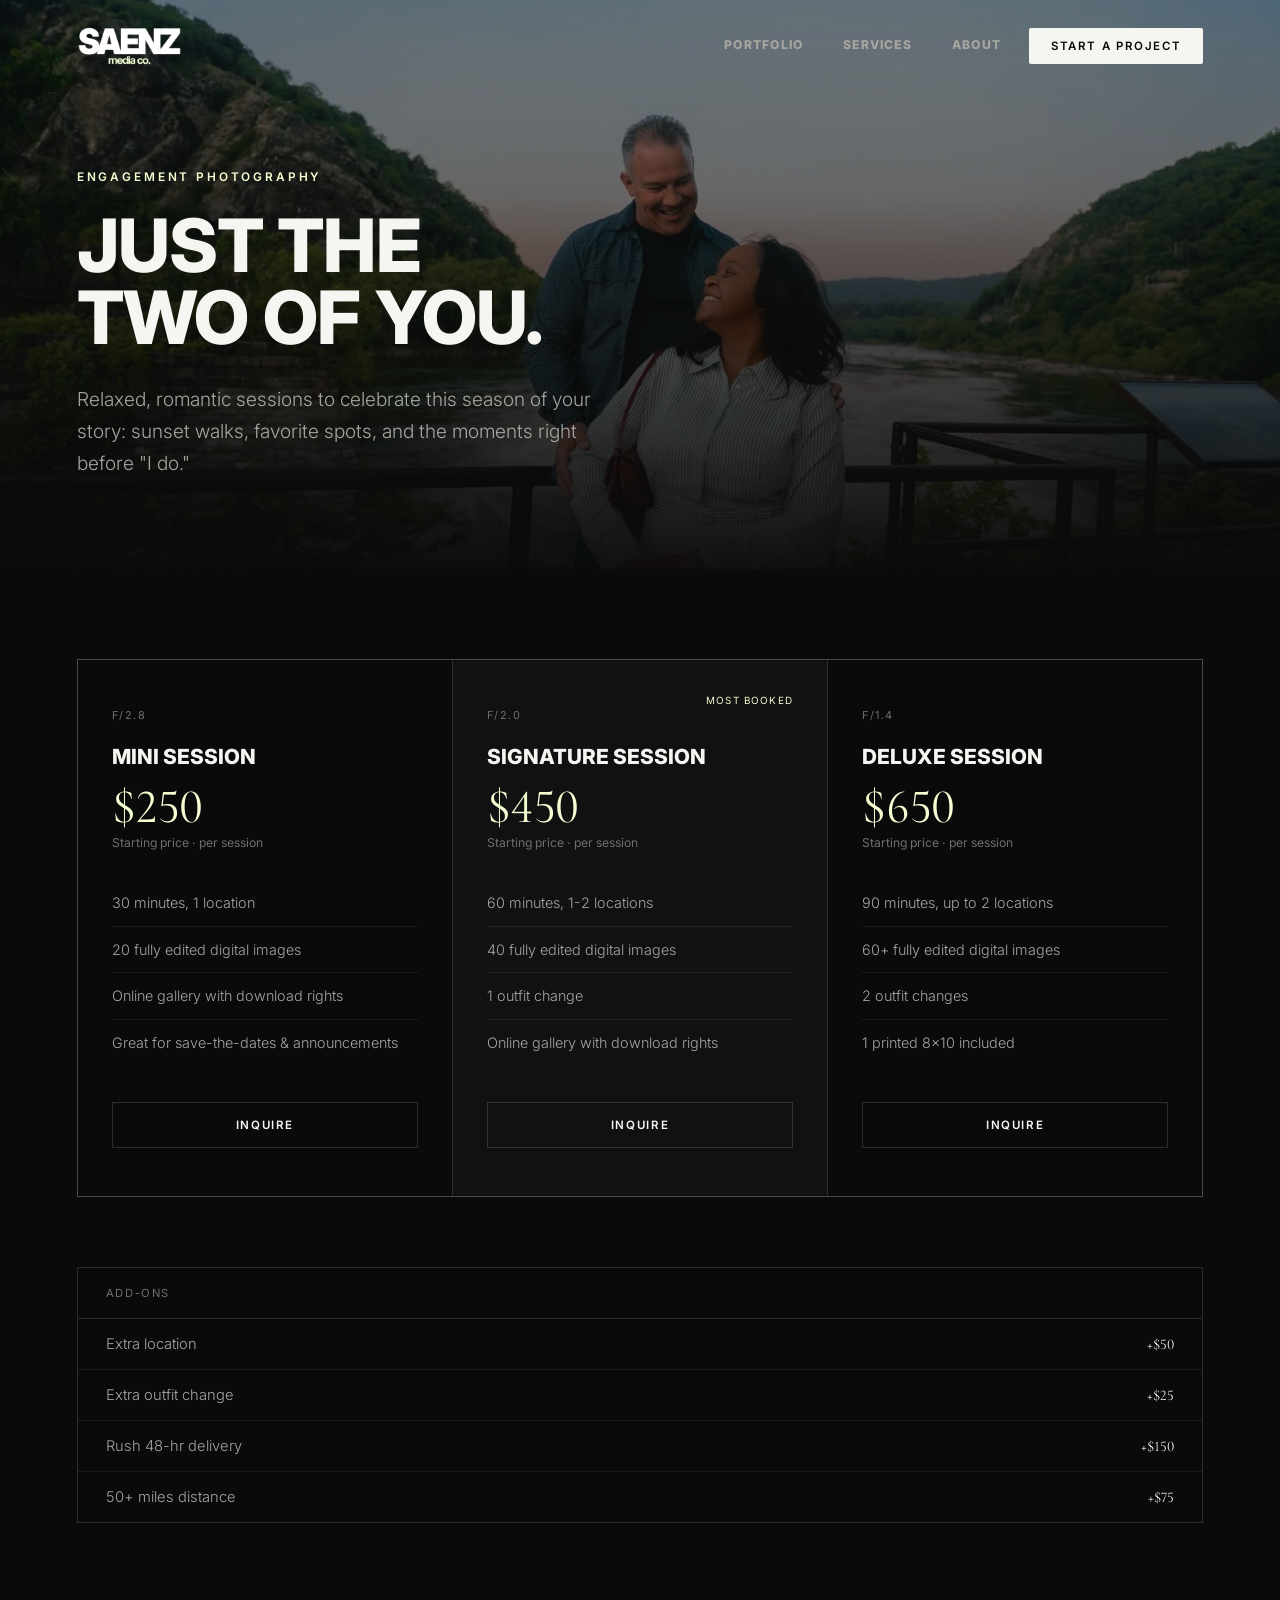
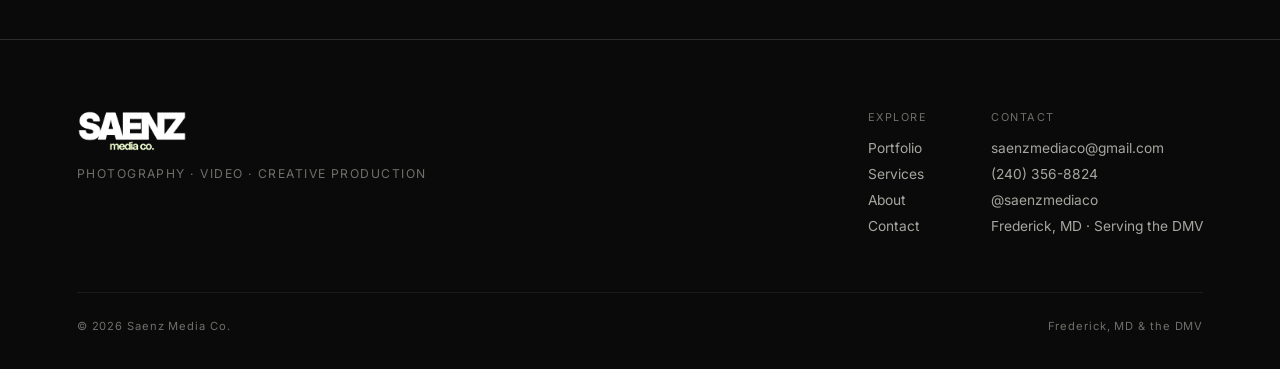
<file: engagements.html>
<!DOCTYPE html>
<html lang="en">
<head>
<meta charset="UTF-8">
<meta name="viewport" content="width=device-width, initial-scale=1.0">
<!-- Google tag (gtag.js) -->
<script async src="https://www.googletagmanager.com/gtag/js?id=G-C0PWP4XGYT"></script>
<script>
  window.dataLayer = window.dataLayer || [];
  function gtag(){dataLayer.push(arguments);}
  gtag('js', new Date());
  gtag('config', 'G-C0PWP4XGYT');
</script>
<title>Engagement Photography | Saenz Media Co. — Frederick, MD &amp; the DMV</title>
<meta name="description" content="Relaxed, romantic engagement photography sessions across Frederick, Maryland and the DMV. Sessions starting at $250.">
<link rel="icon" type="image/png" href="images/apple-touch-icon.png?v=2">
<link rel="apple-touch-icon" href="images/apple-touch-icon.png?v=2">
<link rel="preconnect" href="https://fonts.googleapis.com">
<link rel="preconnect" href="https://fonts.gstatic.com" crossorigin>
<link href="https://fonts.googleapis.com/css2?family=Cormorant+Garamond:ital,wght@0,300;0,400;0,500;0,600;1,400;1,500&family=Inter:wght@300;400;500;600;700;800;900&display=swap" rel="stylesheet">
<link rel="stylesheet" href="styles.css">
</head>
<body>

<a class="sticky-cta" href="book.html">Start a Project →</a>

<nav class="site-nav" id="siteNav">
  <a class="nav-mark" href="index.html"><img class="nav-logo" src="images/logo-mark-transparent-cropped.png" alt="Saenz Media Co."></a>
  <div class="nav-right">
    <div class="nav-links">
      <a href="gallery.html">Portfolio</a>
      <a href="index.html#services">Services</a>
      <a href="index.html#about">About</a>
    </div>
    <a class="nav-cta" href="book.html">Start a Project</a>
  </div>
  <button class="menu-toggle" id="menuToggle" aria-label="Toggle menu" aria-expanded="false">
    <span></span><span></span><span></span>
  </button>
</nav>

<div class="mobile-menu" id="mobileMenu">
  <a href="gallery.html">Portfolio</a>
  <a href="index.html#services">Services</a>
  <a href="index.html#about">About</a>
  <a class="btn btn-solid nav-cta" href="book.html">Start a Project</a>
  <div class="mobile-menu-foot">
    <span>Frederick, MD</span>
    <span>@saenzmediaco</span>
  </div>
</div>

<header class="hero hero-inner">
  <div class="hero-media">
    <img class="active" src="images/engagement-07.webp" alt="Engaged couple watching the sunset by a river valley" loading="eager">
  </div>
  <div class="hero-scrim"></div>
  <div class="hero-content">
    <div class="hero-eyebrow">Engagement Photography</div>
    <h1>Just the<br>two of you.</h1>
    <p class="hero-sub">Relaxed, romantic sessions to celebrate this season of your story: sunset walks, favorite spots, and the moments right before "I do."</p>
  </div>
</header>

<section class="section-pad-sm">
  <div class="container">

    <div class="pricing-grid reveal">

      <div class="price-card">
        <div class="price-fstop">f/2.8</div>
        <h2 class="price-tier">Mini Session</h2>
        <div class="price-amount">$250</div>
        <div class="price-note">Starting price · per session</div>
        <ul class="price-features">
          <li>30 minutes, 1 location</li>
          <li>20 fully edited digital images</li>
          <li>Online gallery with download rights</li>
          <li>Great for save-the-dates & announcements</li>
        </ul>
        <a class="price-cta" href="book.html?type=Engagement&package=Mini%20Session">Inquire</a>
      </div>

      <div class="price-card featured">
        <div class="price-badge">Most booked</div>
        <div class="price-fstop">f/2.0</div>
        <h2 class="price-tier">Signature Session</h2>
        <div class="price-amount">$450</div>
        <div class="price-note">Starting price · per session</div>
        <ul class="price-features">
          <li>60 minutes, 1-2 locations</li>
          <li>40 fully edited digital images</li>
          <li>1 outfit change</li>
          <li>Online gallery with download rights</li>
        </ul>
        <a class="price-cta" href="book.html?type=Engagement&package=Signature%20Session">Inquire</a>
      </div>

      <div class="price-card">
        <div class="price-fstop">f/1.4</div>
        <h2 class="price-tier">Deluxe Session</h2>
        <div class="price-amount">$650</div>
        <div class="price-note">Starting price · per session</div>
        <ul class="price-features">
          <li>90 minutes, up to 2 locations</li>
          <li>60+ fully edited digital images</li>
          <li>2 outfit changes</li>
          <li>1 printed 8x10 included</li>
        </ul>
        <a class="price-cta" href="book.html?type=Engagement&package=Deluxe%20Session">Inquire</a>
      </div>

    </div>

    <div class="specsheet reveal">
      <div class="specsheet-head">Add-ons</div>
      <div class="spec-row"><span>Extra location</span><span>+$50</span></div>
      <div class="spec-row"><span>Extra outfit change</span><span>+$25</span></div>
      <div class="spec-row"><span>Rush 48-hr delivery</span><span>+$150</span></div>
      <div class="spec-row"><span>50+ miles distance</span><span>+$75</span></div>
    </div>

  </div>
</section>

<footer class="site-footer">
  <div class="footer-top">
    <div>
      <img class="footer-logo" src="images/logo-mark-transparent-cropped.png" alt="Saenz Media Co.">
      <div class="footer-tagline">Photography · Video · Creative Production</div>
    </div>
    <div class="footer-cols">
      <div class="footer-col">
        <div class="footer-col-title">Explore</div>
        <a href="gallery.html">Portfolio</a>
        <a href="index.html#services">Services</a>
        <a href="index.html#about">About</a>
        <a href="book.html">Contact</a>
      </div>
      <div class="footer-col">
        <div class="footer-col-title">Contact</div>
        <a href="mailto:saenzmediaco@gmail.com">saenzmediaco@gmail.com</a>
        <a href="tel:+12403568824">(240) 356-8824</a>
        <a href="https://instagram.com/saenzmediaco" target="_blank" rel="noopener">@saenzmediaco</a>
        <span>Frederick, MD · Serving the DMV</span>
      </div>
    </div>
  </div>
  <div class="footer-bottom">
    <span>© 2026 Saenz Media Co.</span>
    <span>Frederick, MD &amp; the DMV</span>
  </div>
</footer>

<script src="main.js"></script>
</body>
</html>
</file>
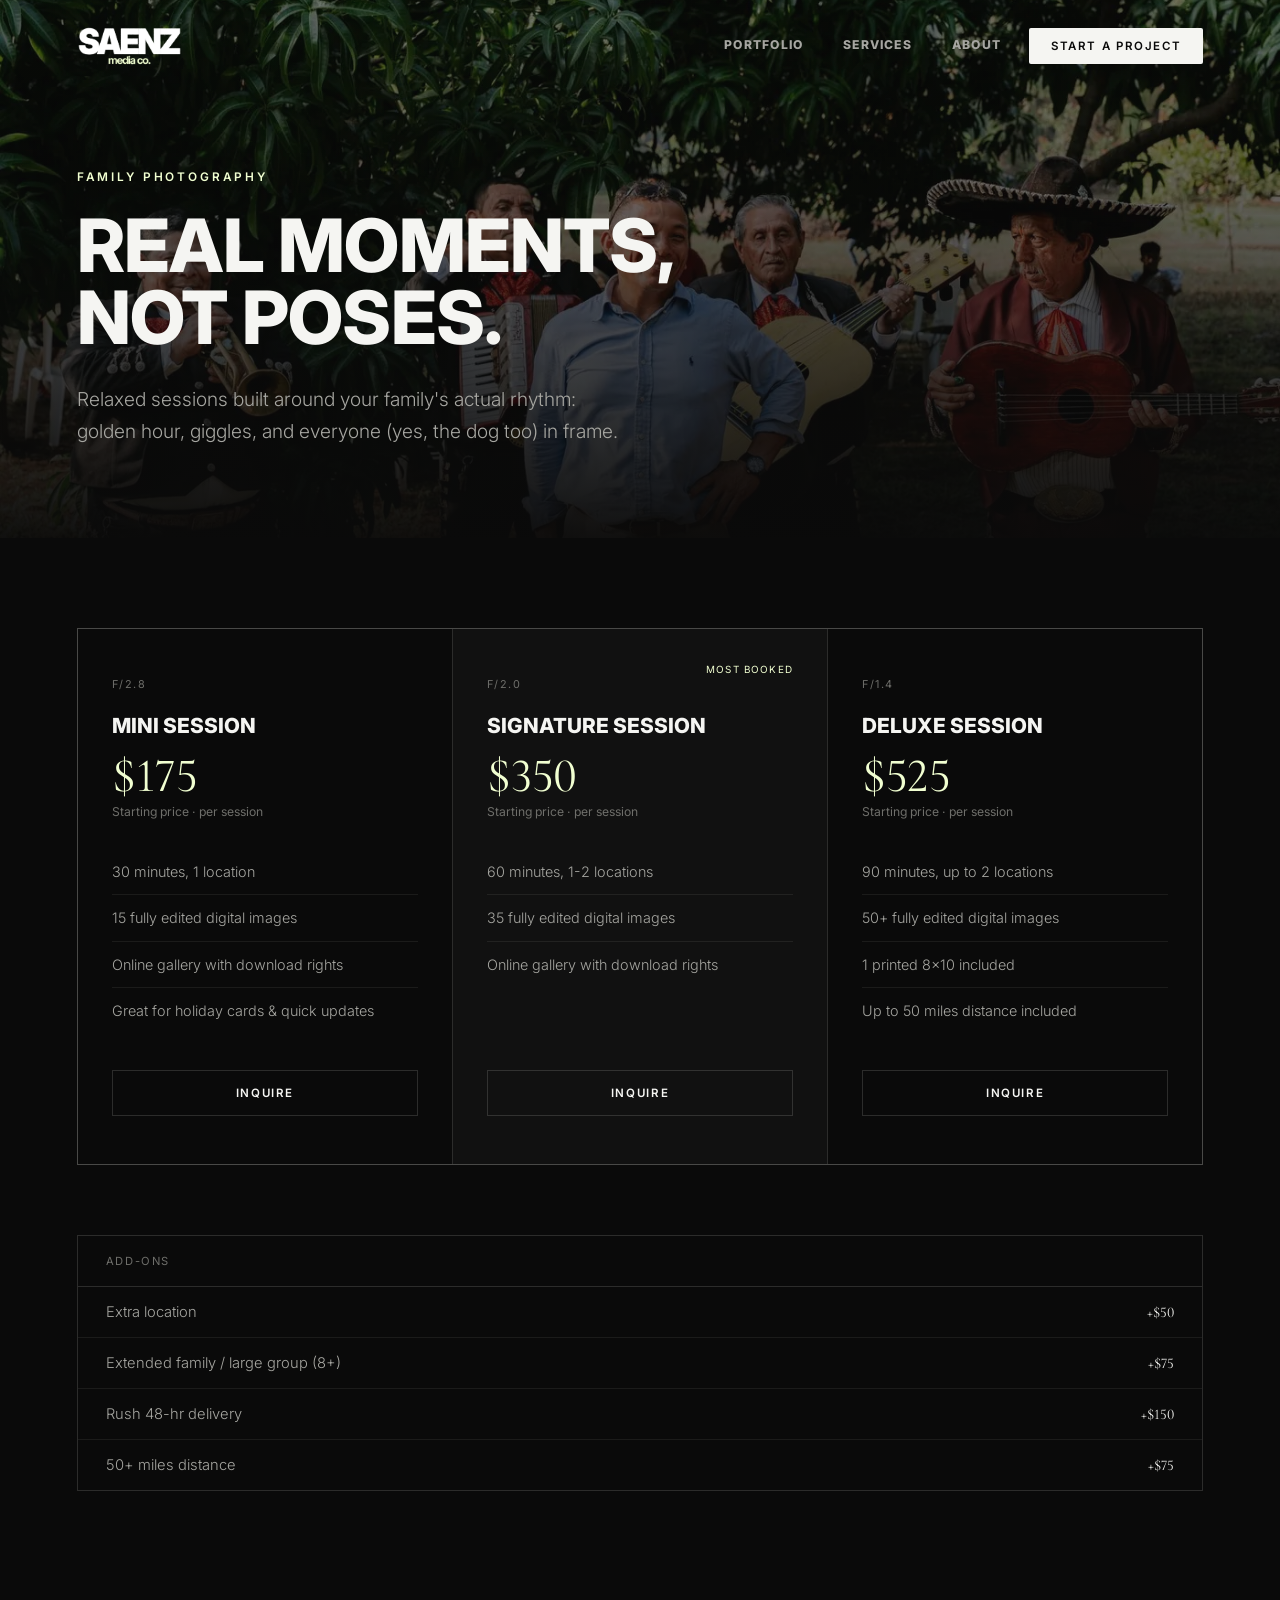
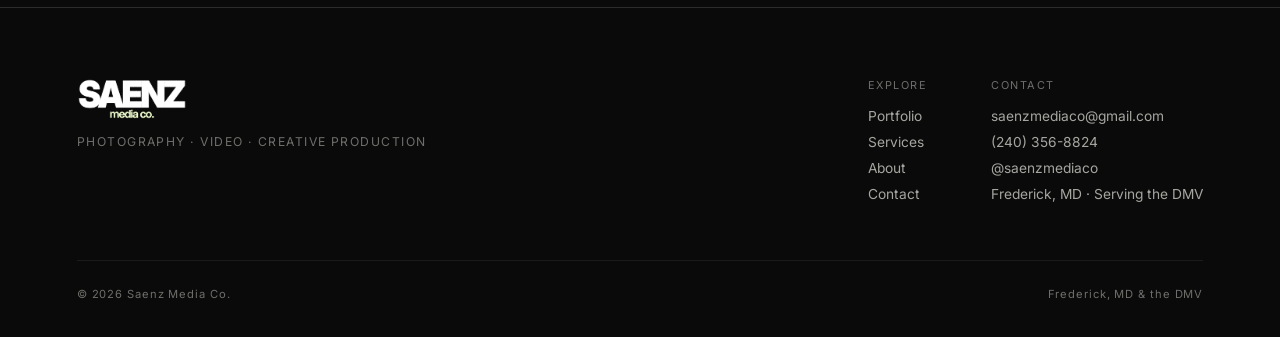
<file: family.html>
<!DOCTYPE html>
<html lang="en">
<head>
<meta charset="UTF-8">
<meta name="viewport" content="width=device-width, initial-scale=1.0">
<!-- Google tag (gtag.js) -->
<script async src="https://www.googletagmanager.com/gtag/js?id=G-C0PWP4XGYT"></script>
<script>
  window.dataLayer = window.dataLayer || [];
  function gtag(){dataLayer.push(arguments);}
  gtag('js', new Date());
  gtag('config', 'G-C0PWP4XGYT');
</script>
<title>Family Photography | Saenz Media Co. — Frederick, MD &amp; the DMV</title>
<meta name="description" content="Relaxed family photography sessions in Frederick, Maryland and the DMV, built around your family's real rhythm. Sessions starting at $175.">
<link rel="icon" type="image/png" href="images/apple-touch-icon.png?v=2">
<link rel="apple-touch-icon" href="images/apple-touch-icon.png?v=2">
<link rel="preconnect" href="https://fonts.googleapis.com">
<link rel="preconnect" href="https://fonts.gstatic.com" crossorigin>
<link href="https://fonts.googleapis.com/css2?family=Cormorant+Garamond:ital,wght@0,300;0,400;0,500;0,600;1,400;1,500&family=Inter:wght@300;400;500;600;700;800;900&display=swap" rel="stylesheet">
<link rel="stylesheet" href="styles.css">
</head>
<body>

<a class="sticky-cta" href="book.html">Start a Project →</a>

<nav class="site-nav" id="siteNav">
  <a class="nav-mark" href="index.html"><img class="nav-logo" src="images/logo-mark-transparent-cropped.png" alt="Saenz Media Co."></a>
  <div class="nav-right">
    <div class="nav-links">
      <a href="gallery.html">Portfolio</a>
      <a href="index.html#services">Services</a>
      <a href="index.html#about">About</a>
    </div>
    <a class="nav-cta" href="book.html">Start a Project</a>
  </div>
  <button class="menu-toggle" id="menuToggle" aria-label="Toggle menu" aria-expanded="false">
    <span></span><span></span><span></span>
  </button>
</nav>

<div class="mobile-menu" id="mobileMenu">
  <a href="gallery.html">Portfolio</a>
  <a href="index.html#services">Services</a>
  <a href="index.html#about">About</a>
  <a class="btn btn-solid nav-cta" href="book.html">Start a Project</a>
  <div class="mobile-menu-foot">
    <span>Frederick, MD</span>
    <span>@saenzmediaco</span>
  </div>
</div>

<header class="hero hero-inner">
  <div class="hero-media">
    <img class="active" src="images/family-01.webp" alt="Family posing with a mariachi band" loading="eager">
  </div>
  <div class="hero-scrim"></div>
  <div class="hero-content">
    <div class="hero-eyebrow">Family Photography</div>
    <h1>Real moments,<br>not poses.</h1>
    <p class="hero-sub">Relaxed sessions built around your family's actual rhythm: golden hour, giggles, and everyone (yes, the dog too) in frame.</p>
  </div>
</header>

<section class="section-pad-sm">
  <div class="container">

    <div class="pricing-grid reveal">

      <div class="price-card">
        <div class="price-fstop">f/2.8</div>
        <h2 class="price-tier">Mini Session</h2>
        <div class="price-amount">$175</div>
        <div class="price-note">Starting price · per session</div>
        <ul class="price-features">
          <li>30 minutes, 1 location</li>
          <li>15 fully edited digital images</li>
          <li>Online gallery with download rights</li>
          <li>Great for holiday cards & quick updates</li>
        </ul>
        <a class="price-cta" href="book.html?type=Family&package=Mini%20Session">Inquire</a>
      </div>

      <div class="price-card featured">
        <div class="price-badge">Most booked</div>
        <div class="price-fstop">f/2.0</div>
        <h2 class="price-tier">Signature Session</h2>
        <div class="price-amount">$350</div>
        <div class="price-note">Starting price · per session</div>
        <ul class="price-features">
          <li>60 minutes, 1-2 locations</li>
          <li>35 fully edited digital images</li>
          <li>Online gallery with download rights</li>
        </ul>
        <a class="price-cta" href="book.html?type=Family&package=Signature%20Session">Inquire</a>
      </div>

      <div class="price-card">
        <div class="price-fstop">f/1.4</div>
        <h2 class="price-tier">Deluxe Session</h2>
        <div class="price-amount">$525</div>
        <div class="price-note">Starting price · per session</div>
        <ul class="price-features">
          <li>90 minutes, up to 2 locations</li>
          <li>50+ fully edited digital images</li>
          <li>1 printed 8x10 included</li>
          <li>Up to 50 miles distance included</li>
        </ul>
        <a class="price-cta" href="book.html?type=Family&package=Deluxe%20Session">Inquire</a>
      </div>

    </div>

    <div class="specsheet reveal">
      <div class="specsheet-head">Add-ons</div>
      <div class="spec-row"><span>Extra location</span><span>+$50</span></div>
      <div class="spec-row"><span>Extended family / large group (8+)</span><span>+$75</span></div>
      <div class="spec-row"><span>Rush 48-hr delivery</span><span>+$150</span></div>
      <div class="spec-row"><span>50+ miles distance</span><span>+$75</span></div>
    </div>

  </div>
</section>

<footer class="site-footer">
  <div class="footer-top">
    <div>
      <img class="footer-logo" src="images/logo-mark-transparent-cropped.png" alt="Saenz Media Co.">
      <div class="footer-tagline">Photography · Video · Creative Production</div>
    </div>
    <div class="footer-cols">
      <div class="footer-col">
        <div class="footer-col-title">Explore</div>
        <a href="gallery.html">Portfolio</a>
        <a href="index.html#services">Services</a>
        <a href="index.html#about">About</a>
        <a href="book.html">Contact</a>
      </div>
      <div class="footer-col">
        <div class="footer-col-title">Contact</div>
        <a href="mailto:saenzmediaco@gmail.com">saenzmediaco@gmail.com</a>
        <a href="tel:+12403568824">(240) 356-8824</a>
        <a href="https://instagram.com/saenzmediaco" target="_blank" rel="noopener">@saenzmediaco</a>
        <span>Frederick, MD · Serving the DMV</span>
      </div>
    </div>
  </div>
  <div class="footer-bottom">
    <span>© 2026 Saenz Media Co.</span>
    <span>Frederick, MD &amp; the DMV</span>
  </div>
</footer>

<script src="main.js"></script>
</body>
</html>
</file>
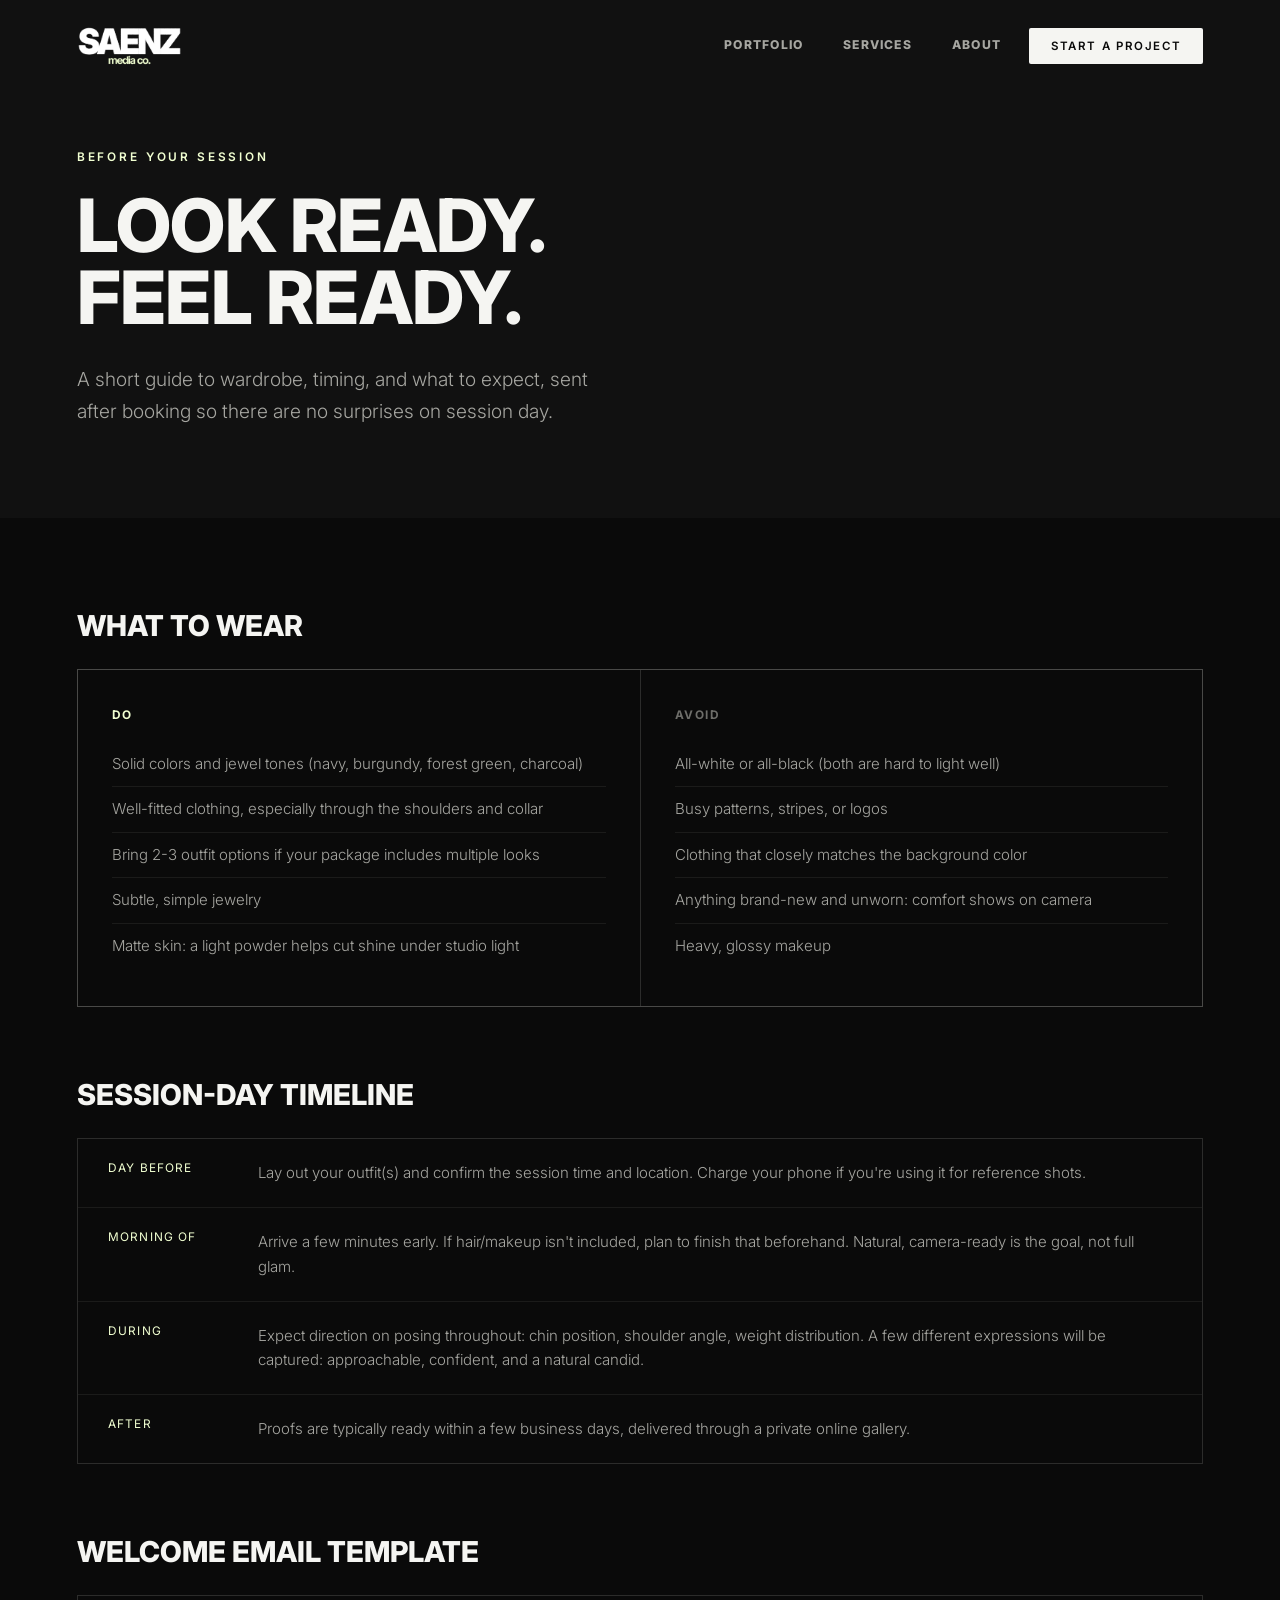
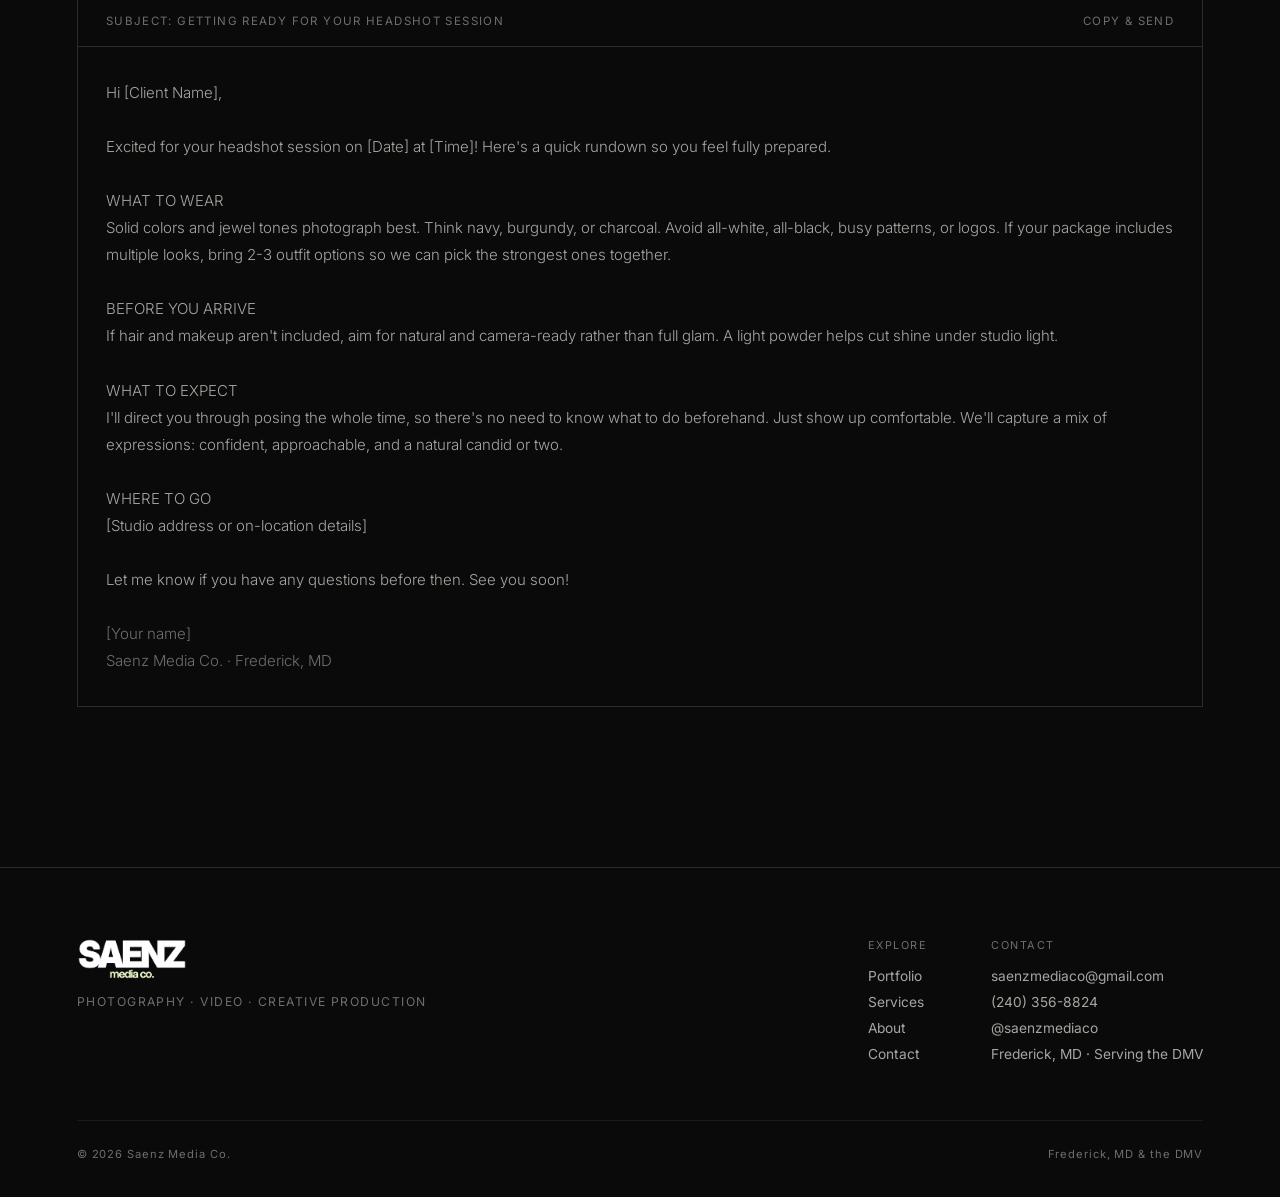
<file: headshot-prep-guide.html>
<!DOCTYPE html>
<html lang="en">
<head>
<meta charset="UTF-8">
<meta name="viewport" content="width=device-width, initial-scale=1.0">
<!-- Google tag (gtag.js) -->
<script async src="https://www.googletagmanager.com/gtag/js?id=G-C0PWP4XGYT"></script>
<script>
  window.dataLayer = window.dataLayer || [];
  function gtag(){dataLayer.push(arguments);}
  gtag('js', new Date());
  gtag('config', 'G-C0PWP4XGYT');
</script>
<title>Headshot Session Prep Guide | Saenz Media Co.</title>
<meta name="description" content="Wardrobe tips, timeline, and what to expect before your professional headshot session with Saenz Media Co. in Frederick, MD.">
<link rel="icon" type="image/png" href="images/apple-touch-icon.png?v=2">
<link rel="apple-touch-icon" href="images/apple-touch-icon.png?v=2">
<link rel="preconnect" href="https://fonts.googleapis.com">
<link rel="preconnect" href="https://fonts.gstatic.com" crossorigin>
<link href="https://fonts.googleapis.com/css2?family=Cormorant+Garamond:ital,wght@0,300;0,400;0,500;0,600;1,400;1,500&family=Inter:wght@300;400;500;600;700;800;900&display=swap" rel="stylesheet">
<link rel="stylesheet" href="styles.css">
</head>
<body>

<a class="sticky-cta" href="book.html">Start a Project →</a>

<nav class="site-nav" id="siteNav">
  <a class="nav-mark" href="index.html"><img class="nav-logo" src="images/logo-mark-transparent-cropped.png" alt="Saenz Media Co."></a>
  <div class="nav-right">
    <div class="nav-links">
      <a href="gallery.html">Portfolio</a>
      <a href="index.html#services">Services</a>
      <a href="index.html#about">About</a>
    </div>
    <a class="nav-cta" href="book.html">Start a Project</a>
  </div>
  <button class="menu-toggle" id="menuToggle" aria-label="Toggle menu" aria-expanded="false">
    <span></span><span></span><span></span>
  </button>
</nav>

<div class="mobile-menu" id="mobileMenu">
  <a href="gallery.html">Portfolio</a>
  <a href="index.html#services">Services</a>
  <a href="index.html#about">About</a>
  <a class="btn btn-solid nav-cta" href="book.html">Start a Project</a>
  <div class="mobile-menu-foot">
    <span>Frederick, MD</span>
    <span>@saenzmediaco</span>
  </div>
</div>

<header class="hero hero-inner" style="padding-top:150px;">
  <div class="hero-content">
    <div class="hero-eyebrow">Before Your Session</div>
    <h1>Look ready.<br>Feel ready.</h1>
    <p class="hero-sub">A short guide to wardrobe, timing, and what to expect, sent after booking so there are no surprises on session day.</p>
  </div>
</header>

<section class="section-pad-sm">
  <div class="container">

    <h2 class="inner-section-head reveal">What to wear</h2>
    <div class="grid2 reveal">
      <div class="listcard wear">
        <h3>Do</h3>
        <ul>
          <li>Solid colors and jewel tones (navy, burgundy, forest green, charcoal)</li>
          <li>Well-fitted clothing, especially through the shoulders and collar</li>
          <li>Bring 2-3 outfit options if your package includes multiple looks</li>
          <li>Subtle, simple jewelry</li>
          <li>Matte skin: a light powder helps cut shine under studio light</li>
        </ul>
      </div>
      <div class="listcard avoid">
        <h3>Avoid</h3>
        <ul>
          <li>All-white or all-black (both are hard to light well)</li>
          <li>Busy patterns, stripes, or logos</li>
          <li>Clothing that closely matches the background color</li>
          <li>Anything brand-new and unworn: comfort shows on camera</li>
          <li>Heavy, glossy makeup</li>
        </ul>
      </div>
    </div>

    <h2 class="inner-section-head reveal">Session-day timeline</h2>
    <div class="timeline reveal">
      <div class="tl-row">
        <div class="tl-when">Day before</div>
        <div class="tl-what">Lay out your outfit(s) and confirm the session time and location. Charge your phone if you're using it for reference shots.</div>
      </div>
      <div class="tl-row">
        <div class="tl-when">Morning of</div>
        <div class="tl-what">Arrive a few minutes early. If hair/makeup isn't included, plan to finish that beforehand. Natural, camera-ready is the goal, not full glam.</div>
      </div>
      <div class="tl-row">
        <div class="tl-when">During</div>
        <div class="tl-what">Expect direction on posing throughout: chin position, shoulder angle, weight distribution. A few different expressions will be captured: approachable, confident, and a natural candid.</div>
      </div>
      <div class="tl-row">
        <div class="tl-when">After</div>
        <div class="tl-what">Proofs are typically ready within a few business days, delivered through a private online gallery.</div>
      </div>
    </div>

    <h2 class="inner-section-head reveal">Welcome email template</h2>
    <div class="email-box reveal">
      <div class="email-box-head"><span>Subject: Getting ready for your headshot session</span><span>Copy &amp; send</span></div>
      <div class="email-body">Hi [Client Name],

Excited for your headshot session on [Date] at [Time]! Here's a quick rundown so you feel fully prepared.

WHAT TO WEAR
Solid colors and jewel tones photograph best. Think navy, burgundy, or charcoal. Avoid all-white, all-black, busy patterns, or logos. If your package includes multiple looks, bring 2-3 outfit options so we can pick the strongest ones together.

BEFORE YOU ARRIVE
If hair and makeup aren't included, aim for natural and camera-ready rather than full glam. A light powder helps cut shine under studio light.

WHAT TO EXPECT
I'll direct you through posing the whole time, so there's no need to know what to do beforehand. Just show up comfortable. We'll capture a mix of expressions: confident, approachable, and a natural candid or two.

WHERE TO GO
[Studio address or on-location details]

Let me know if you have any questions before then. See you soon!

<span class="sig">[Your name]
Saenz Media Co. · Frederick, MD</span></div>
    </div>

  </div>
</section>

<footer class="site-footer">
  <div class="footer-top">
    <div>
      <img class="footer-logo" src="images/logo-mark-transparent-cropped.png" alt="Saenz Media Co.">
      <div class="footer-tagline">Photography · Video · Creative Production</div>
    </div>
    <div class="footer-cols">
      <div class="footer-col">
        <div class="footer-col-title">Explore</div>
        <a href="gallery.html">Portfolio</a>
        <a href="index.html#services">Services</a>
        <a href="index.html#about">About</a>
        <a href="book.html">Contact</a>
      </div>
      <div class="footer-col">
        <div class="footer-col-title">Contact</div>
        <a href="mailto:saenzmediaco@gmail.com">saenzmediaco@gmail.com</a>
        <a href="tel:+12403568824">(240) 356-8824</a>
        <a href="https://instagram.com/saenzmediaco" target="_blank" rel="noopener">@saenzmediaco</a>
        <span>Frederick, MD · Serving the DMV</span>
      </div>
    </div>
  </div>
  <div class="footer-bottom">
    <span>© 2026 Saenz Media Co.</span>
    <span>Frederick, MD &amp; the DMV</span>
  </div>
</footer>

<script src="main.js"></script>
</body>
</html>
</file>
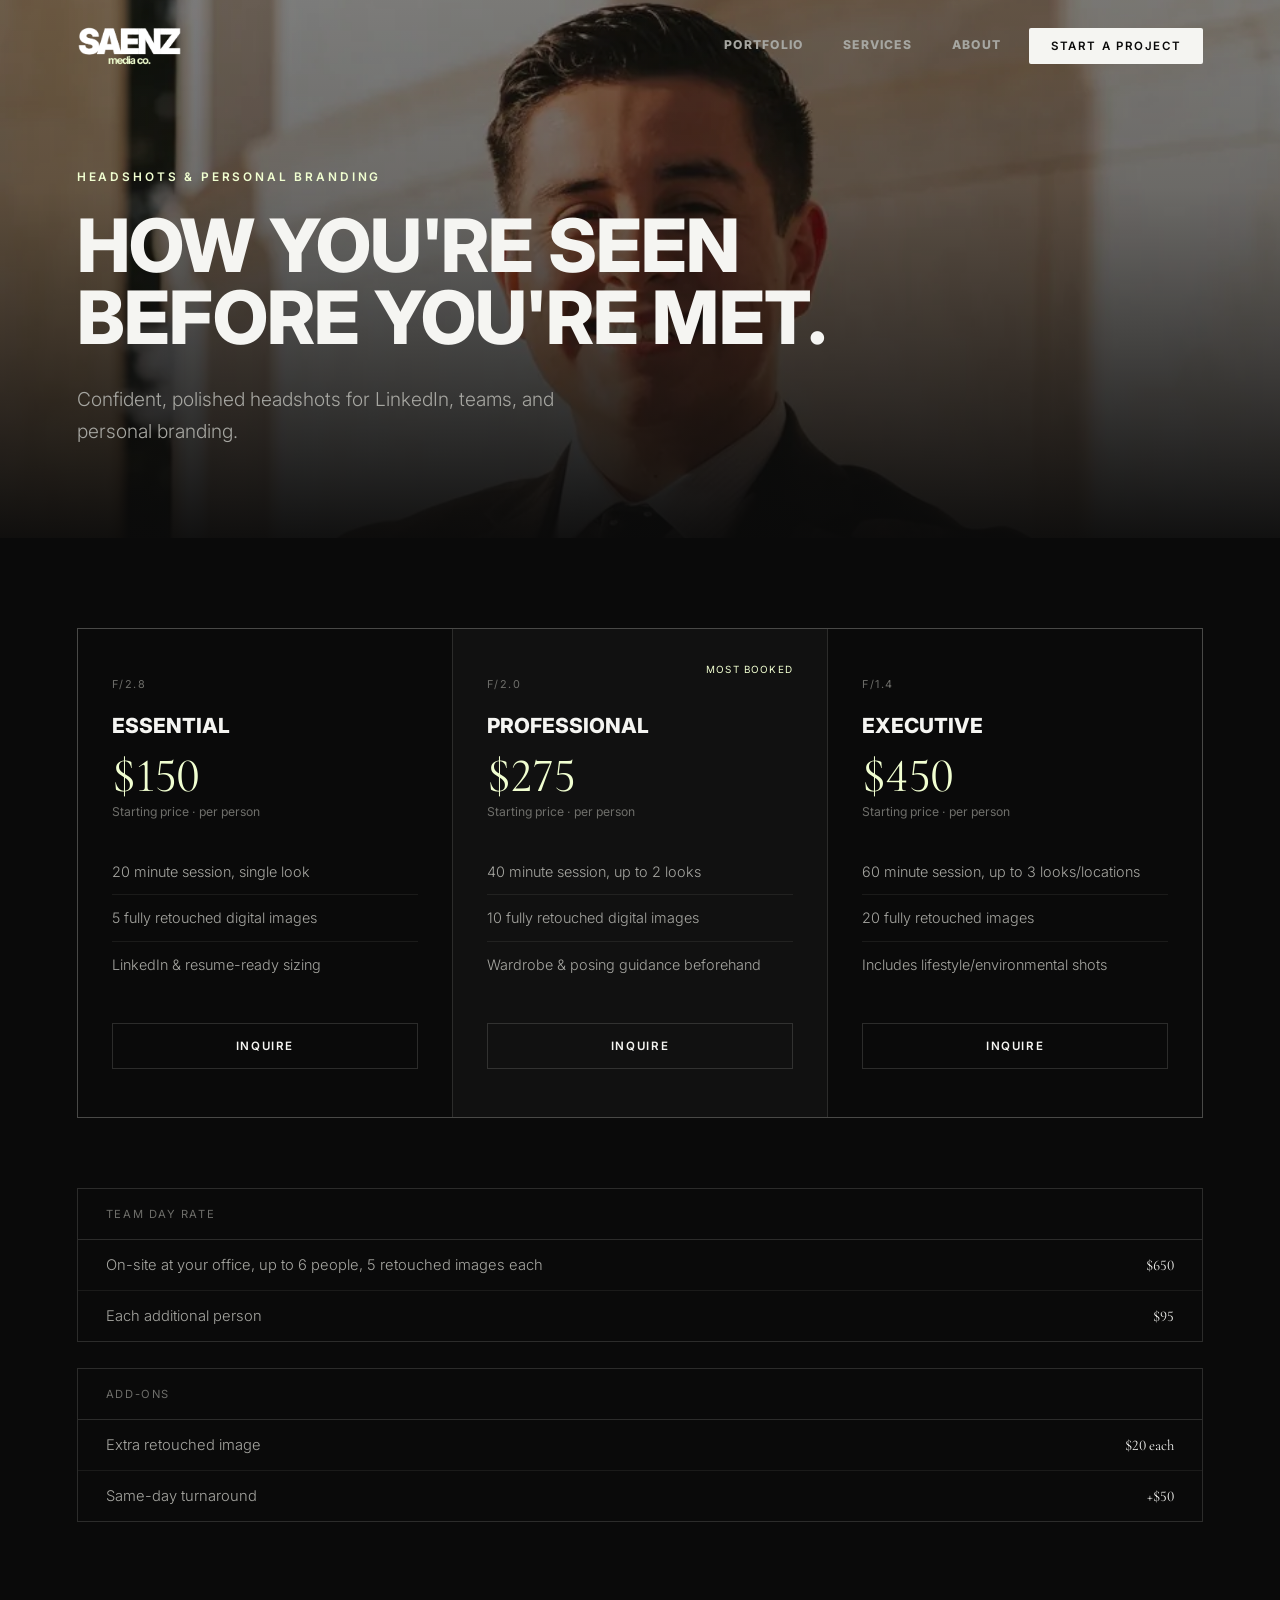
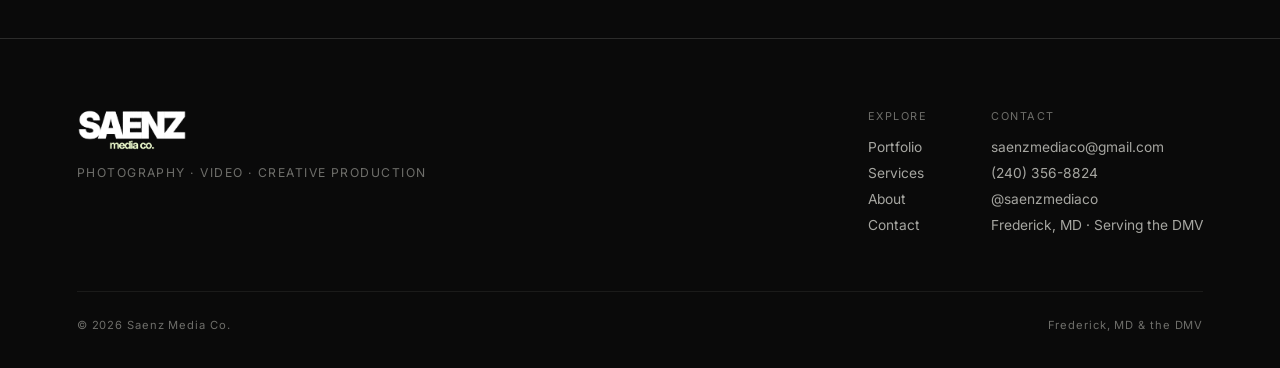
<file: headshots.html>
<!DOCTYPE html>
<html lang="en">
<head>
<meta charset="UTF-8">
<meta name="viewport" content="width=device-width, initial-scale=1.0">
<!-- Google tag (gtag.js) -->
<script async src="https://www.googletagmanager.com/gtag/js?id=G-C0PWP4XGYT"></script>
<script>
  window.dataLayer = window.dataLayer || [];
  function gtag(){dataLayer.push(arguments);}
  gtag('js', new Date());
  gtag('config', 'G-C0PWP4XGYT');
</script>
<title>Professional Headshots | Saenz Media Co. — Frederick, MD</title>
<meta name="description" content="Professional headshot photography for LinkedIn, teams, and personal branding in Frederick, Maryland and the DMV. Sessions starting at $150.">
<link rel="icon" type="image/png" href="images/apple-touch-icon.png?v=2">
<link rel="apple-touch-icon" href="images/apple-touch-icon.png?v=2">
<link rel="preconnect" href="https://fonts.googleapis.com">
<link rel="preconnect" href="https://fonts.gstatic.com" crossorigin>
<link href="https://fonts.googleapis.com/css2?family=Cormorant+Garamond:ital,wght@0,300;0,400;0,500;0,600;1,400;1,500&family=Inter:wght@300;400;500;600;700;800;900&display=swap" rel="stylesheet">
<link rel="stylesheet" href="styles.css">
</head>
<body>

<a class="sticky-cta" href="book.html">Start a Project →</a>

<nav class="site-nav" id="siteNav">
  <a class="nav-mark" href="index.html"><img class="nav-logo" src="images/logo-mark-transparent-cropped.png" alt="Saenz Media Co."></a>
  <div class="nav-right">
    <div class="nav-links">
      <a href="gallery.html">Portfolio</a>
      <a href="index.html#services">Services</a>
      <a href="index.html#about">About</a>
    </div>
    <a class="nav-cta" href="book.html">Start a Project</a>
  </div>
  <button class="menu-toggle" id="menuToggle" aria-label="Toggle menu" aria-expanded="false">
    <span></span><span></span><span></span>
  </button>
</nav>

<div class="mobile-menu" id="mobileMenu">
  <a href="gallery.html">Portfolio</a>
  <a href="index.html#services">Services</a>
  <a href="index.html#about">About</a>
  <a class="btn btn-solid nav-cta" href="book.html">Start a Project</a>
  <div class="mobile-menu-foot">
    <span>Frederick, MD</span>
    <span>@saenzmediaco</span>
  </div>
</div>

<header class="hero hero-inner">
  <div class="hero-media">
    <img class="active portrait-hero" src="images/headshot-04.webp" alt="Professional headshot portrait in front of a landmark" loading="eager">
  </div>
  <div class="hero-scrim"></div>
  <div class="hero-content">
    <div class="hero-eyebrow">Headshots &amp; Personal Branding</div>
    <h1>How you're seen<br>before you're met.</h1>
    <p class="hero-sub">Confident, polished headshots for LinkedIn, teams, and personal branding.</p>
  </div>
</header>

<section class="section-pad-sm">
  <div class="container">

    <div class="pricing-grid reveal">

      <div class="price-card">
        <div class="price-fstop">f/2.8</div>
        <h2 class="price-tier">Essential</h2>
        <div class="price-amount">$150</div>
        <div class="price-note">Starting price · per person</div>
        <ul class="price-features">
          <li>20 minute session, single look</li>
          <li>5 fully retouched digital images</li>
          <li>LinkedIn & resume-ready sizing</li>
        </ul>
        <a class="price-cta" href="book.html?type=Headshots&package=Essential">Inquire</a>
      </div>

      <div class="price-card featured">
        <div class="price-badge">Most booked</div>
        <div class="price-fstop">f/2.0</div>
        <h2 class="price-tier">Professional</h2>
        <div class="price-amount">$275</div>
        <div class="price-note">Starting price · per person</div>
        <ul class="price-features">
          <li>40 minute session, up to 2 looks</li>
          <li>10 fully retouched digital images</li>
          <li>Wardrobe & posing guidance beforehand</li>
        </ul>
        <a class="price-cta" href="book.html?type=Headshots&package=Professional">Inquire</a>
      </div>

      <div class="price-card">
        <div class="price-fstop">f/1.4</div>
        <h2 class="price-tier">Executive</h2>
        <div class="price-amount">$450</div>
        <div class="price-note">Starting price · per person</div>
        <ul class="price-features">
          <li>60 minute session, up to 3 looks/locations</li>
          <li>20 fully retouched images</li>
          <li>Includes lifestyle/environmental shots</li>
        </ul>
        <a class="price-cta" href="book.html?type=Headshots&package=Executive">Inquire</a>
      </div>

    </div>

    <div class="specsheet reveal">
      <div class="specsheet-head">Team Day Rate</div>
      <div class="spec-row"><span>On-site at your office, up to 6 people, 5 retouched images each</span><span>$650</span></div>
      <div class="spec-row"><span>Each additional person</span><span>$95</span></div>
    </div>

    <div class="specsheet reveal" style="margin-top:26px;">
      <div class="specsheet-head">Add-ons</div>
      <div class="spec-row"><span>Extra retouched image</span><span>$20 each</span></div>
      <div class="spec-row"><span>Same-day turnaround</span><span>+$50</span></div>
    </div>

  </div>
</section>

<footer class="site-footer">
  <div class="footer-top">
    <div>
      <img class="footer-logo" src="images/logo-mark-transparent-cropped.png" alt="Saenz Media Co.">
      <div class="footer-tagline">Photography · Video · Creative Production</div>
    </div>
    <div class="footer-cols">
      <div class="footer-col">
        <div class="footer-col-title">Explore</div>
        <a href="gallery.html">Portfolio</a>
        <a href="index.html#services">Services</a>
        <a href="index.html#about">About</a>
        <a href="book.html">Contact</a>
      </div>
      <div class="footer-col">
        <div class="footer-col-title">Contact</div>
        <a href="mailto:saenzmediaco@gmail.com">saenzmediaco@gmail.com</a>
        <a href="tel:+12403568824">(240) 356-8824</a>
        <a href="https://instagram.com/saenzmediaco" target="_blank" rel="noopener">@saenzmediaco</a>
        <span>Frederick, MD · Serving the DMV</span>
      </div>
    </div>
  </div>
  <div class="footer-bottom">
    <span>© 2026 Saenz Media Co.</span>
    <span>Frederick, MD &amp; the DMV</span>
  </div>
</footer>

<script src="main.js"></script>
</body>
</html>
</file>
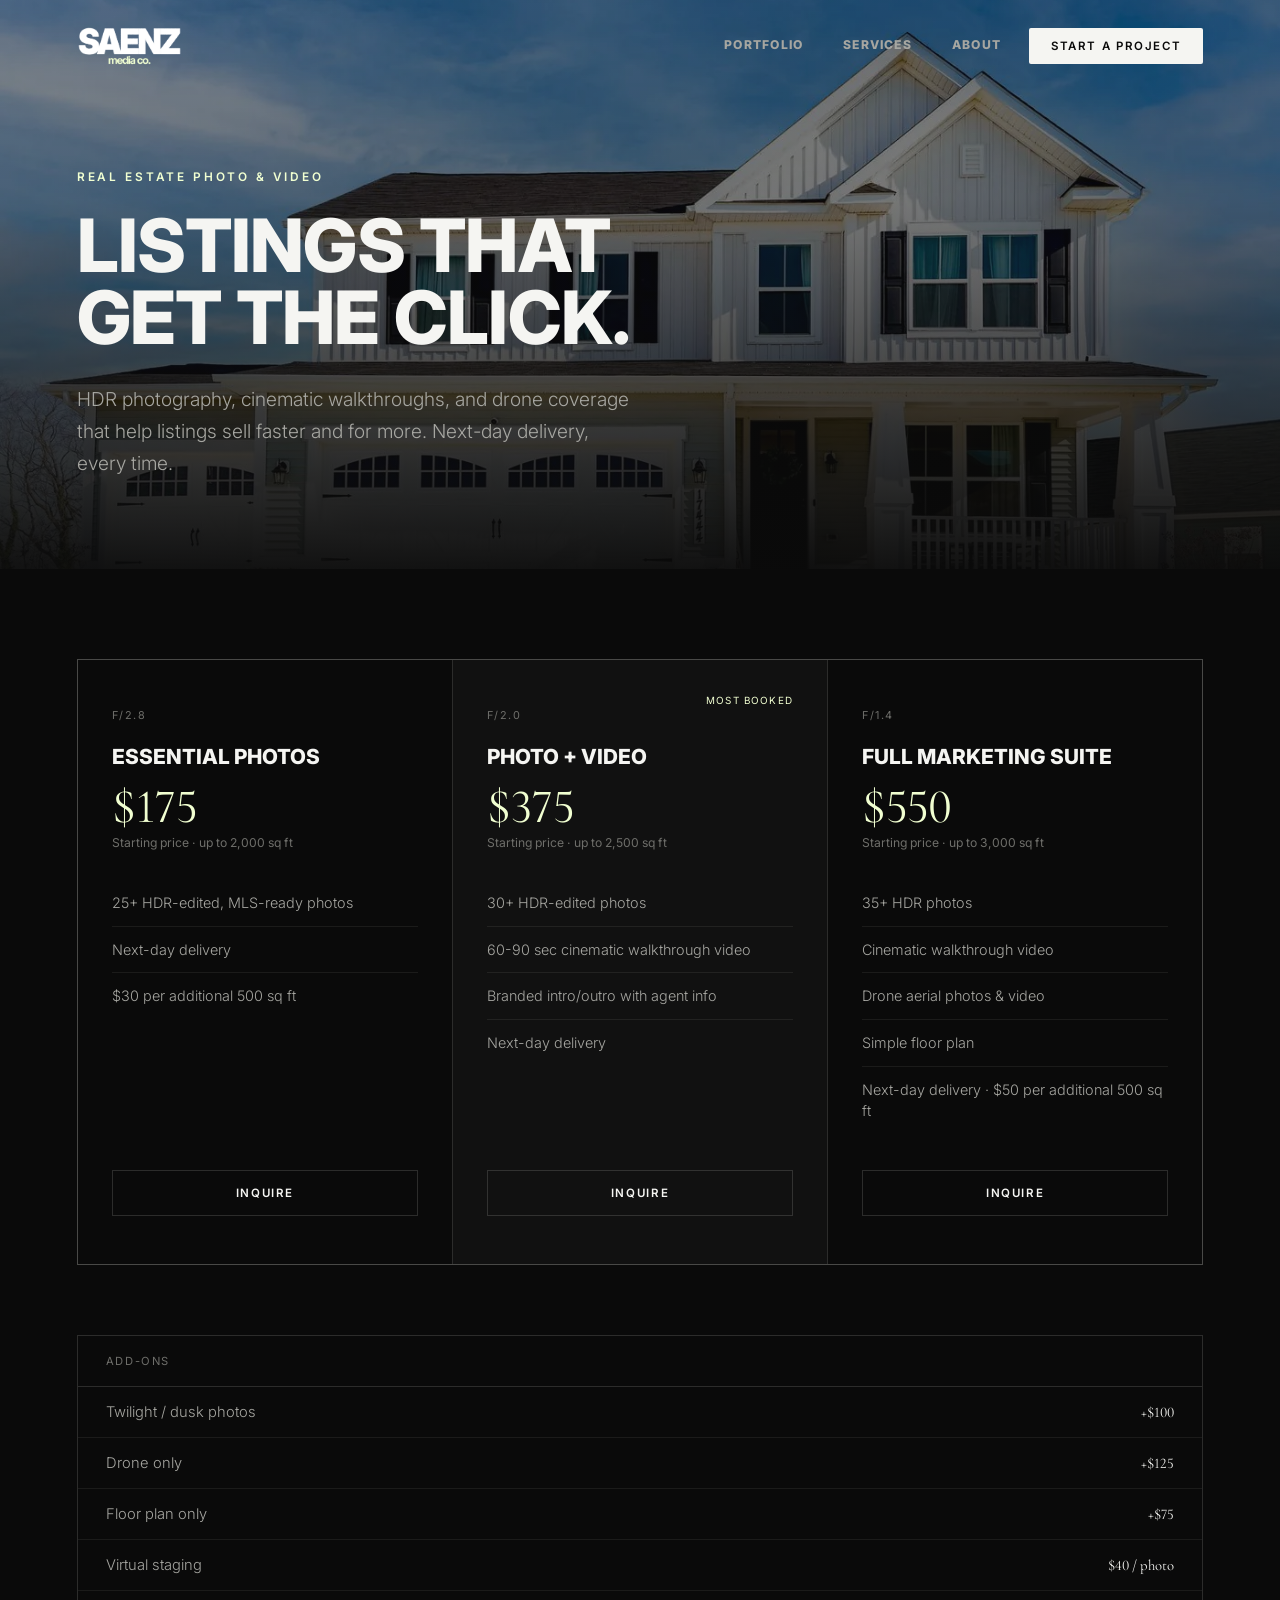
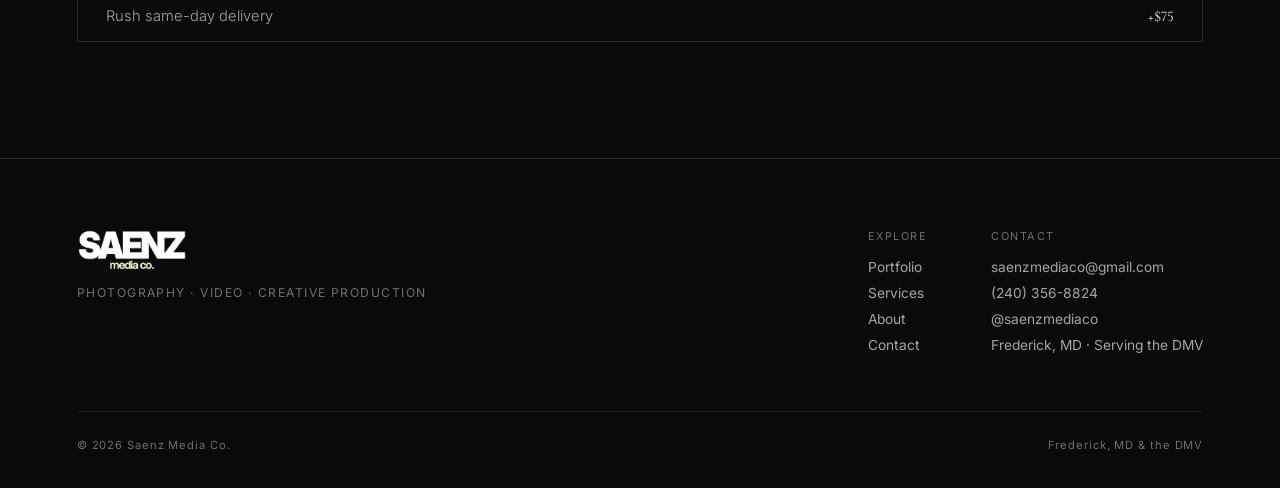
<file: real-estate.html>
<!DOCTYPE html>
<html lang="en">
<head>
<meta charset="UTF-8">
<meta name="viewport" content="width=device-width, initial-scale=1.0">
<!-- Google tag (gtag.js) -->
<script async src="https://www.googletagmanager.com/gtag/js?id=G-C0PWP4XGYT"></script>
<script>
  window.dataLayer = window.dataLayer || [];
  function gtag(){dataLayer.push(arguments);}
  gtag('js', new Date());
  gtag('config', 'G-C0PWP4XGYT');
</script>
<title>Real Estate Photography &amp; Video | Saenz Media Co. — Frederick, MD</title>
<meta name="description" content="HDR real estate photography, cinematic walkthrough video, and drone coverage for Maryland and DMV listings. Packages starting at $175.">
<link rel="icon" type="image/png" href="images/apple-touch-icon.png?v=2">
<link rel="apple-touch-icon" href="images/apple-touch-icon.png?v=2">
<link rel="preconnect" href="https://fonts.googleapis.com">
<link rel="preconnect" href="https://fonts.gstatic.com" crossorigin>
<link href="https://fonts.googleapis.com/css2?family=Cormorant+Garamond:ital,wght@0,300;0,400;0,500;0,600;1,400;1,500&family=Inter:wght@300;400;500;600;700;800;900&display=swap" rel="stylesheet">
<link rel="stylesheet" href="styles.css">
</head>
<body>

<a class="sticky-cta" href="book.html">Start a Project →</a>

<nav class="site-nav" id="siteNav">
  <a class="nav-mark" href="index.html"><img class="nav-logo" src="images/logo-mark-transparent-cropped.png" alt="Saenz Media Co."></a>
  <div class="nav-right">
    <div class="nav-links">
      <a href="gallery.html">Portfolio</a>
      <a href="index.html#services">Services</a>
      <a href="index.html#about">About</a>
    </div>
    <a class="nav-cta" href="book.html">Start a Project</a>
  </div>
  <button class="menu-toggle" id="menuToggle" aria-label="Toggle menu" aria-expanded="false">
    <span></span><span></span><span></span>
  </button>
</nav>

<div class="mobile-menu" id="mobileMenu">
  <a href="gallery.html">Portfolio</a>
  <a href="index.html#services">Services</a>
  <a href="index.html#about">About</a>
  <a class="btn btn-solid nav-cta" href="book.html">Start a Project</a>
  <div class="mobile-menu-foot">
    <span>Frederick, MD</span>
    <span>@saenzmediaco</span>
  </div>
</div>

<header class="hero hero-inner">
  <div class="hero-media">
    <img class="active" src="images/realestate-05.webp" alt="Two-story house exterior with white siding and covered porch" loading="eager">
  </div>
  <div class="hero-scrim"></div>
  <div class="hero-content">
    <div class="hero-eyebrow">Real Estate Photo &amp; Video</div>
    <h1>Listings that<br>get the click.</h1>
    <p class="hero-sub">HDR photography, cinematic walkthroughs, and drone coverage that help listings sell faster and for more. Next-day delivery, every time.</p>
  </div>
</header>

<section class="section-pad-sm">
  <div class="container">

    <div class="pricing-grid reveal">

      <div class="price-card">
        <div class="price-fstop">f/2.8</div>
        <h2 class="price-tier">Essential Photos</h2>
        <div class="price-amount">$175</div>
        <div class="price-note">Starting price · up to 2,000 sq ft</div>
        <ul class="price-features">
          <li>25+ HDR-edited, MLS-ready photos</li>
          <li>Next-day delivery</li>
          <li>$30 per additional 500 sq ft</li>
        </ul>
        <a class="price-cta" href="book.html?type=Real%20Estate&package=Essential%20Photos">Inquire</a>
      </div>

      <div class="price-card featured">
        <div class="price-badge">Most booked</div>
        <div class="price-fstop">f/2.0</div>
        <h2 class="price-tier">Photo + Video</h2>
        <div class="price-amount">$375</div>
        <div class="price-note">Starting price · up to 2,500 sq ft</div>
        <ul class="price-features">
          <li>30+ HDR-edited photos</li>
          <li>60-90 sec cinematic walkthrough video</li>
          <li>Branded intro/outro with agent info</li>
          <li>Next-day delivery</li>
        </ul>
        <a class="price-cta" href="book.html?type=Real%20Estate&package=Photo%20%2B%20Video">Inquire</a>
      </div>

      <div class="price-card">
        <div class="price-fstop">f/1.4</div>
        <h2 class="price-tier">Full Marketing Suite</h2>
        <div class="price-amount">$550</div>
        <div class="price-note">Starting price · up to 3,000 sq ft</div>
        <ul class="price-features">
          <li>35+ HDR photos</li>
          <li>Cinematic walkthrough video</li>
          <li>Drone aerial photos & video</li>
          <li>Simple floor plan</li>
          <li>Next-day delivery · $50 per additional 500 sq ft</li>
        </ul>
        <a class="price-cta" href="book.html?type=Real%20Estate&package=Full%20Marketing%20Suite">Inquire</a>
      </div>

    </div>

    <div class="specsheet reveal">
      <div class="specsheet-head">Add-ons</div>
      <div class="spec-row"><span>Twilight / dusk photos</span><span>+$100</span></div>
      <div class="spec-row"><span>Drone only</span><span>+$125</span></div>
      <div class="spec-row"><span>Floor plan only</span><span>+$75</span></div>
      <div class="spec-row"><span>Virtual staging</span><span>$40 / photo</span></div>
      <div class="spec-row"><span>Rush same-day delivery</span><span>+$75</span></div>
    </div>

  </div>
</section>

<footer class="site-footer">
  <div class="footer-top">
    <div>
      <img class="footer-logo" src="images/logo-mark-transparent-cropped.png" alt="Saenz Media Co.">
      <div class="footer-tagline">Photography · Video · Creative Production</div>
    </div>
    <div class="footer-cols">
      <div class="footer-col">
        <div class="footer-col-title">Explore</div>
        <a href="gallery.html">Portfolio</a>
        <a href="index.html#services">Services</a>
        <a href="index.html#about">About</a>
        <a href="book.html">Contact</a>
      </div>
      <div class="footer-col">
        <div class="footer-col-title">Contact</div>
        <a href="mailto:saenzmediaco@gmail.com">saenzmediaco@gmail.com</a>
        <a href="tel:+12403568824">(240) 356-8824</a>
        <a href="https://instagram.com/saenzmediaco" target="_blank" rel="noopener">@saenzmediaco</a>
        <span>Frederick, MD · Serving the DMV</span>
      </div>
    </div>
  </div>
  <div class="footer-bottom">
    <span>© 2026 Saenz Media Co.</span>
    <span>Frederick, MD &amp; the DMV</span>
  </div>
</footer>

<script src="main.js"></script>
</body>
</html>
</file>
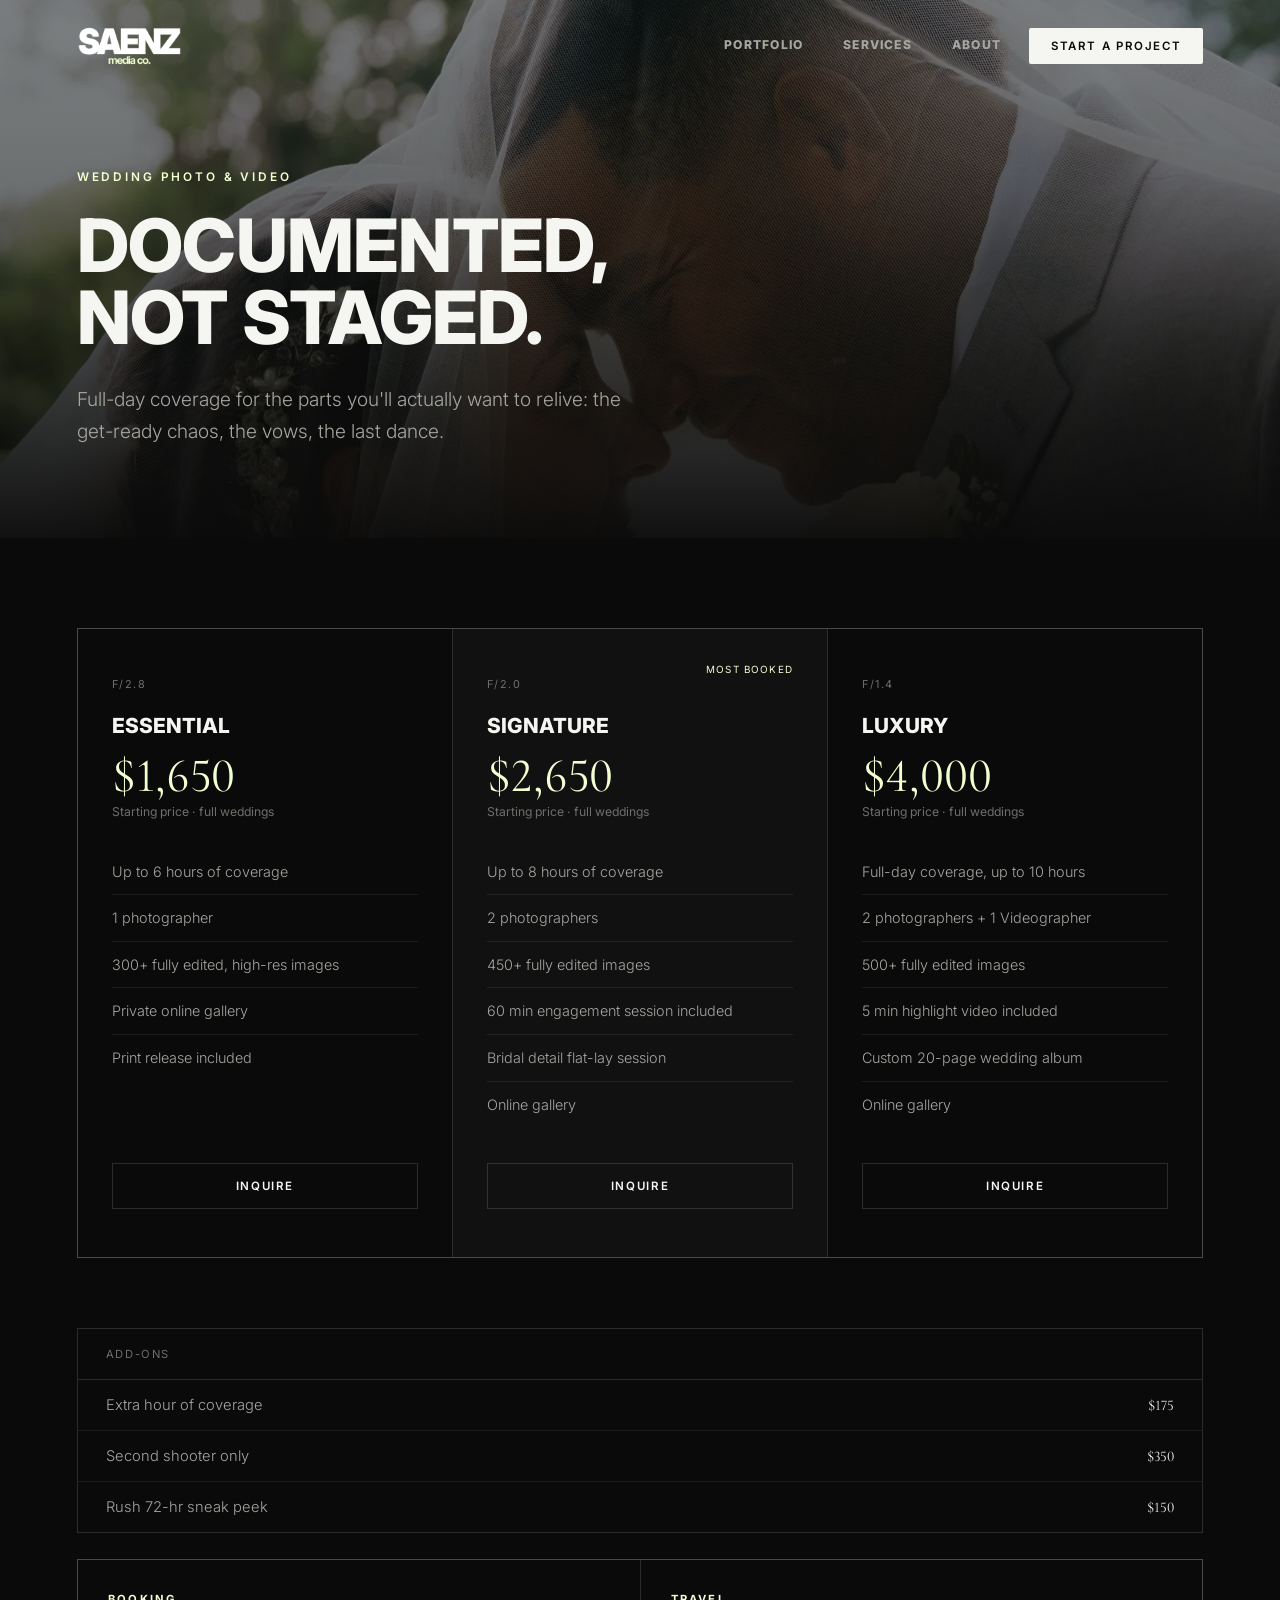
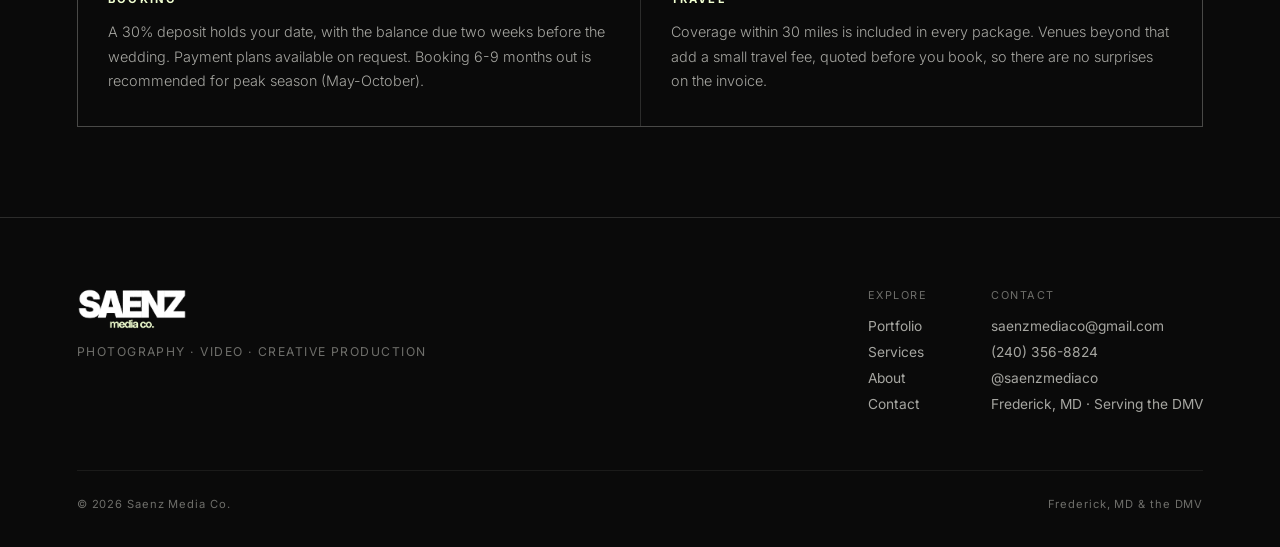
<file: weddings.html>
<!DOCTYPE html>
<html lang="en">
<head>
<meta charset="UTF-8">
<meta name="viewport" content="width=device-width, initial-scale=1.0">
<!-- Google tag (gtag.js) -->
<script async src="https://www.googletagmanager.com/gtag/js?id=G-C0PWP4XGYT"></script>
<script>
  window.dataLayer = window.dataLayer || [];
  function gtag(){dataLayer.push(arguments);}
  gtag('js', new Date());
  gtag('config', 'G-C0PWP4XGYT');
</script>
<title>Wedding Photography &amp; Video | Saenz Media Co. — Frederick, MD</title>
<meta name="description" content="Wedding photography and cinematic video coverage in Frederick, Maryland and the DMV. Full-day packages starting at $1,650, with real published pricing.">
<link rel="icon" type="image/png" href="images/apple-touch-icon.png?v=2">
<link rel="apple-touch-icon" href="images/apple-touch-icon.png?v=2">
<link rel="preconnect" href="https://fonts.googleapis.com">
<link rel="preconnect" href="https://fonts.gstatic.com" crossorigin>
<link href="https://fonts.googleapis.com/css2?family=Cormorant+Garamond:ital,wght@0,300;0,400;0,500;0,600;1,400;1,500&family=Inter:wght@300;400;500;600;700;800;900&display=swap" rel="stylesheet">
<link rel="stylesheet" href="styles.css">
</head>
<body>

<a class="sticky-cta" href="book.html">Start a Project →</a>

<nav class="site-nav" id="siteNav">
  <a class="nav-mark" href="index.html"><img class="nav-logo" src="images/logo-mark-transparent-cropped.png" alt="Saenz Media Co."></a>
  <div class="nav-right">
    <div class="nav-links">
      <a href="gallery.html">Portfolio</a>
      <a href="index.html#services">Services</a>
      <a href="index.html#about">About</a>
    </div>
    <a class="nav-cta" href="book.html">Start a Project</a>
  </div>
  <button class="menu-toggle" id="menuToggle" aria-label="Toggle menu" aria-expanded="false">
    <span></span><span></span><span></span>
  </button>
</nav>

<div class="mobile-menu" id="mobileMenu">
  <a href="gallery.html">Portfolio</a>
  <a href="index.html#services">Services</a>
  <a href="index.html#about">About</a>
  <a class="btn btn-solid nav-cta" href="book.html">Start a Project</a>
  <div class="mobile-menu-foot">
    <span>Frederick, MD</span>
    <span>@saenzmediaco</span>
  </div>
</div>

<header class="hero hero-inner">
  <div class="hero-media">
    <img class="active" src="images/full/wedding-22.webp" alt="Bride and groom sharing a quiet moment under a veil" loading="eager">
  </div>
  <div class="hero-scrim"></div>
  <div class="hero-content">
    <div class="hero-eyebrow">Wedding Photo &amp; Video</div>
    <h1>Documented,<br>not staged.</h1>
    <p class="hero-sub">Full-day coverage for the parts you'll actually want to relive: the get-ready chaos, the vows, the last dance.</p>
  </div>
</header>

<section class="section-pad-sm">
  <div class="container">

    <div class="pricing-grid reveal">

      <div class="price-card">
        <div class="price-fstop">f/2.8</div>
        <h2 class="price-tier">Essential</h2>
        <div class="price-amount">$1,650</div>
        <div class="price-note">Starting price · full weddings</div>
        <ul class="price-features">
          <li>Up to 6 hours of coverage</li>
          <li>1 photographer</li>
          <li>300+ fully edited, high-res images</li>
          <li>Private online gallery</li>
          <li>Print release included</li>
        </ul>
        <a class="price-cta" href="book.html?type=Wedding&package=Essential">Inquire</a>
      </div>

      <div class="price-card featured">
        <div class="price-badge">Most booked</div>
        <div class="price-fstop">f/2.0</div>
        <h2 class="price-tier">Signature</h2>
        <div class="price-amount">$2,650</div>
        <div class="price-note">Starting price · full weddings</div>
        <ul class="price-features">
          <li>Up to 8 hours of coverage</li>
          <li>2 photographers</li>
          <li>450+ fully edited images</li>
          <li>60 min engagement session included</li>
          <li>Bridal detail flat-lay session</li>
          <li>Online gallery</li>
        </ul>
        <a class="price-cta" href="book.html?type=Wedding&package=Signature">Inquire</a>
      </div>

      <div class="price-card">
        <div class="price-fstop">f/1.4</div>
        <h2 class="price-tier">Luxury</h2>
        <div class="price-amount">$4,000</div>
        <div class="price-note">Starting price · full weddings</div>
        <ul class="price-features">
          <li>Full-day coverage, up to 10 hours</li>
          <li>2 photographers + 1 Videographer</li>
          <li>500+ fully edited images</li>
          <li>5 min highlight video included</li>
          <li>Custom 20-page wedding album</li>
          <li>Online gallery</li>
        </ul>
        <a class="price-cta" href="book.html?type=Wedding&package=Luxury">Inquire</a>
      </div>

    </div>

    <div class="specsheet reveal">
      <div class="specsheet-head">Add-ons</div>
      <div class="spec-row"><span>Extra hour of coverage</span><span>$175</span></div>
      <div class="spec-row"><span>Second shooter only</span><span>$350</span></div>
      <div class="spec-row"><span>Rush 72-hr sneak peek</span><span>$150</span></div>
    </div>

    <div class="footnotes reveal">
      <div class="footnote-col">
        <h3>Booking</h3>
        <p>A 30% deposit holds your date, with the balance due two weeks before the wedding. Payment plans available on request. Booking 6-9 months out is recommended for peak season (May-October).</p>
      </div>
      <div class="footnote-col">
        <h3>Travel</h3>
        <p>Coverage within 30 miles is included in every package. Venues beyond that add a small travel fee, quoted before you book, so there are no surprises on the invoice.</p>
      </div>
    </div>

  </div>
</section>

<footer class="site-footer">
  <div class="footer-top">
    <div>
      <img class="footer-logo" src="images/logo-mark-transparent-cropped.png" alt="Saenz Media Co.">
      <div class="footer-tagline">Photography · Video · Creative Production</div>
    </div>
    <div class="footer-cols">
      <div class="footer-col">
        <div class="footer-col-title">Explore</div>
        <a href="gallery.html">Portfolio</a>
        <a href="index.html#services">Services</a>
        <a href="index.html#about">About</a>
        <a href="book.html">Contact</a>
      </div>
      <div class="footer-col">
        <div class="footer-col-title">Contact</div>
        <a href="mailto:saenzmediaco@gmail.com">saenzmediaco@gmail.com</a>
        <a href="tel:+12403568824">(240) 356-8824</a>
        <a href="https://instagram.com/saenzmediaco" target="_blank" rel="noopener">@saenzmediaco</a>
        <span>Frederick, MD · Serving the DMV</span>
      </div>
    </div>
  </div>
  <div class="footer-bottom">
    <span>© 2026 Saenz Media Co.</span>
    <span>Frederick, MD &amp; the DMV</span>
  </div>
</footer>

<script src="main.js"></script>
</body>
</html>
</file>
<file: styles.css>
/* ==========================================================================
   SAENZ MEDIA CO. — shared design system
   Cinematic / editorial / premium creative-studio direction.
   ========================================================================== */

:root{
  --bg:#0A0A0A;
  --bg-2:#111111;
  --bg-3:#161616;
  --text:#F5F5F2;
  --text-soft:#A6A6A1;
  --text-faint:#6E6E6A;
  --accent:#F1FFD1;
  --accent-soft:rgba(241,255,209,0.5);
  --line:rgba(245,245,242,0.14);
  --line-soft:rgba(245,245,242,0.07);
  --serif:'Cormorant Garamond', 'Times New Roman', serif;
  --sans:'Inter', -apple-system, BlinkMacSystemFont, sans-serif;
  --ease:cubic-bezier(.22,.61,.36,1);
}

*{box-sizing:border-box;}
html{scroll-behavior:smooth;}
@media (prefers-reduced-motion: reduce){
  html{scroll-behavior:auto;}
  *,*::before,*::after{animation-duration:0.001ms !important;animation-iteration-count:1 !important;transition-duration:0.001ms !important;scroll-behavior:auto !important;}
}
body{
  margin:0;
  background:var(--bg);
  color:var(--text);
  font-family:var(--sans);
  -webkit-font-smoothing:antialiased;
  overflow-x:hidden;
}
a{color:inherit;text-decoration:none;}
img{max-width:100%;display:block;}
::selection{background:var(--accent);color:var(--bg);}

.container{width:100%;max-width:1400px;margin:0 auto;padding-left:6%;padding-right:6%;}
.eyebrow{
  display:flex;align-items:center;gap:9px;
  font-family:var(--sans);font-size:0.72rem;font-weight:600;
  letter-spacing:0.22em;text-transform:uppercase;
  color:var(--accent);margin-bottom:20px;
}
.eyebrow::before{content:'';width:22px;height:1px;background:var(--accent);}

/* ---------- Reveal-on-scroll ---------- */
.reveal{opacity:0;transform:translateY(28px);transition:opacity .9s var(--ease), transform .9s var(--ease);}
.reveal.in{opacity:1;transform:translateY(0);}
@media (prefers-reduced-motion: reduce){
  .reveal{opacity:1;transform:none;transition:none;}
}

/* ---------- Nav ---------- */
.site-nav{
  position:fixed;top:0;left:0;right:0;z-index:300;
  display:flex;align-items:center;justify-content:space-between;
  padding:26px 6%;
  background:transparent;
  border-bottom:1px solid transparent;
  transition:background .45s var(--ease), border-color .45s var(--ease), padding .45s var(--ease);
  -webkit-transform:translate3d(0,0,0);transform:translate3d(0,0,0);
}
.site-nav.scrolled{
  background:rgba(10,10,10,0.86);
  backdrop-filter:blur(10px);
  -webkit-backdrop-filter:blur(10px);
  border-bottom-color:var(--line);
  padding:16px 6%;
}
.nav-mark{
  font-family:var(--sans);font-weight:800;font-size:0.92rem;
  letter-spacing:0.14em;text-transform:uppercase;color:var(--text);
  display:block;
}
.nav-logo{height:40px;width:auto;display:block;}
.nav-links{
  display:flex;align-items:center;gap:40px;
  font-family:var(--sans);font-size:0.76rem;font-weight:800;letter-spacing:0.1em;text-transform:uppercase;
}
.nav-links a{
  position:relative;color:var(--text-soft);padding-bottom:3px;
  transition:color .3s var(--ease);
}
.nav-links a::after{
  content:'';position:absolute;left:0;right:100%;bottom:0;height:1px;
  background:var(--accent);transition:right .35s var(--ease);
}
.nav-links a:hover{color:var(--text);}
.nav-links a:hover::after{right:0;}
.nav-cta{
  display:inline-flex;align-items:center;gap:8px;
  font-size:0.72rem;font-weight:600;letter-spacing:0.14em;text-transform:uppercase;
  color:var(--bg);background:var(--text);
  padding:11px 22px;border-radius:2px;
  transition:background .3s var(--ease), color .3s var(--ease);
}
.nav-cta:hover{background:var(--accent);}
.nav-right{display:flex;align-items:center;gap:28px;}
.menu-toggle{
  display:none;background:none;border:none;cursor:pointer;color:var(--text);
  padding:4px;z-index:260;position:relative;
  width:26px;height:20px;
}
.menu-toggle span{
  display:block;position:absolute;left:0;width:100%;height:1px;background:currentColor;
  transition:transform .35s var(--ease), opacity .35s var(--ease), top .35s var(--ease);
}
.menu-toggle span:nth-child(1){top:0;}
.menu-toggle span:nth-child(2){top:9px;}
.menu-toggle span:nth-child(3){top:18px;}
.menu-toggle.open span:nth-child(1){top:9px;transform:rotate(45deg);}
.menu-toggle.open span:nth-child(2){opacity:0;}
.menu-toggle.open span:nth-child(3){top:9px;transform:rotate(-45deg);}

.mobile-menu{
  position:fixed;inset:0;z-index:250;
  background:var(--bg);
  display:flex;flex-direction:column;align-items:flex-start;justify-content:center;
  gap:22px;padding:6% 8%;
  opacity:0;visibility:hidden;pointer-events:none;
  transform:translateY(-12px);
  transition:opacity .4s var(--ease), transform .4s var(--ease), visibility 0s linear .4s;
  -webkit-backface-visibility:hidden;backface-visibility:hidden;
}
.mobile-menu.open{
  opacity:1;visibility:visible;pointer-events:auto;transform:translateY(0);
  transition:opacity .4s var(--ease), transform .4s var(--ease), visibility 0s linear 0s;
}
.mobile-menu a:not(.btn){
  font-family:var(--sans);font-size:2.1rem;font-weight:800;color:var(--text);
  letter-spacing:-0.01em;text-transform:uppercase;
}
.mobile-menu .btn{margin-top:18px;font-size:0.76rem;}
.mobile-menu-foot{
  position:absolute;bottom:8%;left:8%;right:8%;
  display:flex;justify-content:space-between;
  font-size:0.7rem;letter-spacing:0.12em;text-transform:uppercase;color:var(--text-faint);
}

@media (max-width:860px){
  .nav-links{display:none;}
  .nav-right .nav-cta{display:none;}
  .menu-toggle{display:block;}
}

/* ---------- Buttons ---------- */
.btn{
  display:inline-flex;align-items:center;gap:10px;
  font-size:0.76rem;font-weight:600;letter-spacing:0.14em;text-transform:uppercase;
  padding:16px 30px;border-radius:2px;
  transition:background .35s var(--ease), color .35s var(--ease), border-color .35s var(--ease);
  cursor:pointer;
}
.btn-solid{background:var(--text);color:var(--bg);border:1px solid var(--text);}
.btn-solid:hover{background:var(--accent);border-color:var(--accent);}
.btn-outline{background:transparent;color:var(--text);border:1px solid var(--line);}
.btn-outline:hover{border-color:var(--text);}
.btn-arrow{transition:transform .35s var(--ease);}
.btn:hover .btn-arrow{transform:translateX(5px);}

/* ---------- Hero (homepage) ---------- */
.hero{
  position:relative;
  min-height:100svh;
  display:flex;flex-direction:column;justify-content:flex-end;
  overflow:hidden;
  background:var(--bg-2);
}
.hero-media{position:absolute;inset:0;z-index:0;}
.hero-media img{
  position:absolute;inset:0;
  width:100%;height:100%;object-fit:cover;
  opacity:0;
  transition:opacity 1.1s ease;
}
.hero-media img.active{
  opacity:1;
  animation:heroBreathe 4.2s ease-in-out infinite alternate;
}
.hero-media img.portrait-hero{object-position:center 20%;}
@keyframes heroBreathe{from{transform:scale(1);}to{transform:scale(1.04);}}
@media (prefers-reduced-motion: reduce){ .hero-media img.active{animation:none;} }
.hero-scrim{
  position:absolute;inset:0;z-index:1;
  background:linear-gradient(180deg, rgba(10,10,10,0.35) 0%, rgba(10,10,10,0.45) 40%, rgba(10,10,10,0.92) 100%);
}
.hero-content{position:relative;z-index:2;padding:0 6% 100px;max-width:1200px;}
.hero-eyebrow{
  font-family:var(--sans);font-size:0.74rem;font-weight:600;
  letter-spacing:0.24em;text-transform:uppercase;color:var(--accent);
  margin-bottom:26px;
}
.hero h1{
  font-family:var(--sans);font-weight:800;text-transform:uppercase;
  font-size:clamp(2.6rem, 7.4vw, 6.4rem);
  line-height:0.98;letter-spacing:-0.01em;
  margin:0 0 30px;
  color:var(--text);
}
.hero h1 em{font-style:normal;color:var(--accent);}
.hero-sub{
  font-size:clamp(1rem,1.6vw,1.2rem);
  line-height:1.65;color:var(--text-soft);
  max-width:46ch;margin:0 0 40px;font-weight:300;
}
.hero-actions{display:flex;flex-wrap:wrap;gap:16px;}
.scroll-cue{
  position:absolute;left:6%;bottom:36px;z-index:2;
  display:flex;align-items:center;gap:10px;
  font-size:0.68rem;letter-spacing:0.2em;text-transform:uppercase;color:var(--text-faint);
}
.scroll-cue .line{width:1px;height:36px;background:var(--line);position:relative;overflow:hidden;}
.scroll-cue .line::after{
  content:'';position:absolute;top:-100%;left:0;width:100%;height:100%;
  background:var(--accent);animation:scrollCue 2.4s ease-in-out infinite;
}
@keyframes scrollCue{0%{top:-100%;}60%{top:100%;}100%{top:100%;}}
@media (prefers-reduced-motion: reduce){ .scroll-cue .line::after{animation:none;top:0;} }
@media (max-width:640px){
  .scroll-cue{display:none;}
}

/* Secondary/inner-page hero (service pages, gallery, book, guide) */
.hero-inner{
  position:relative;overflow:hidden;
  padding:170px 6% 90px;
  background:var(--bg-2);
  min-height:auto;
  display:block;
}
.hero-inner .hero-media{position:absolute;inset:0;z-index:0;opacity:0.6;}
.hero-inner .hero-media img{animation:none;}
.hero-inner .hero-scrim{background:linear-gradient(180deg, rgba(10,10,10,0.08) 0%, rgba(10,10,10,0.2) 35%, rgba(10,10,10,0.94) 100%);}
.hero-inner .hero-content{position:relative;z-index:2;padding:0;max-width:900px;}
.hero-inner h1{font-size:clamp(2.6rem,6.4vw,4.6rem);}
.hero-inner .hero-sub{margin-bottom:0;}

/* ---------- Section scaffolding ---------- */
section{position:relative;}
.section-pad{padding:130px 0;}
.section-pad-sm{padding:90px 0;}
.section-head{display:flex;align-items:flex-end;justify-content:space-between;gap:40px;margin-bottom:64px;flex-wrap:wrap;}
.section-title{
  font-family:var(--sans);font-weight:800;text-transform:uppercase;
  font-size:clamp(1.9rem,3.8vw,3rem);
  line-height:1.05;color:var(--text);margin:0;letter-spacing:-0.01em;
}
.section-note{max-width:34ch;color:var(--text-soft);font-size:0.98rem;line-height:1.6;font-weight:300;}
.bg-alt{background:var(--bg-2);}

/* ---------- Editorial portfolio grid ---------- */
.portfolio-grid{
  display:grid;
  grid-template-columns:repeat(6,1fr);
  grid-auto-rows:14vw;
  grid-auto-flow:dense;
  gap:14px;
}
.p-tile{
  position:relative;overflow:hidden;background:var(--bg-3);
  grid-column:span 2;grid-row:span 2;
}
.p-tile.p-lg{grid-column:span 4;grid-row:span 3;}
.p-tile.p-tall{grid-column:span 2;grid-row:span 4;}
.p-tile.p-wide{grid-column:span 4;grid-row:span 2;}
.p-tile img{
  position:absolute;inset:0;width:100%;height:100%;object-fit:cover;
  transition:transform 1.1s var(--ease);
}
.p-tile:hover img{transform:scale(1.06);}
.p-tile-scrim{
  position:absolute;inset:0;
  background:linear-gradient(180deg, rgba(10,10,10,0) 45%, rgba(10,10,10,0.85) 100%);
  opacity:0;transition:opacity .5s var(--ease);
}
.p-tile:hover .p-tile-scrim{opacity:1;}
.p-tile-info{
  position:absolute;left:0;right:0;bottom:0;padding:22px;
  transform:translateY(14px);opacity:0;
  transition:transform .5s var(--ease), opacity .5s var(--ease);
}
.p-tile:hover .p-tile-info{transform:translateY(0);opacity:1;}
.p-tile-cat{font-size:0.66rem;letter-spacing:0.18em;text-transform:uppercase;color:var(--accent);margin-bottom:6px;}
.p-tile-view{
  display:flex;align-items:center;gap:8px;
  font-family:var(--serif);font-style:italic;font-size:1.25rem;color:var(--text);
}
.p-tile-view .arr{transition:transform .35s var(--ease);}
.p-tile:hover .p-tile-view .arr{transform:translateX(6px);}

@media (max-width:860px){
  .portfolio-grid{grid-template-columns:repeat(2,1fr);grid-auto-rows:56vw;}
  .p-tile,.p-tile.p-lg,.p-tile.p-tall,.p-tile.p-wide{grid-column:span 2;grid-row:span 2;}
  .p-tile-info{opacity:1;transform:none;}
  .p-tile-scrim{opacity:1;background:linear-gradient(180deg, rgba(10,10,10,0) 55%, rgba(10,10,10,0.82) 100%);}
}

.portfolio-more{margin-top:56px;display:flex;justify-content:center;}

/* ---------- Numbered services ---------- */
.service-row{
  position:relative;
  display:flex;align-items:center;justify-content:space-between;gap:40px;
  padding:42px 0;border-top:1px solid var(--line);
  transition:padding-left .5s var(--ease);
}
.services-list .service-row:last-child{border-bottom:1px solid var(--line);}
.service-num{
  font-family:var(--serif);font-size:1rem;color:var(--accent);
  min-width:64px;flex-shrink:0;letter-spacing:0.05em;
}
.service-main{display:flex;align-items:baseline;gap:28px;flex-wrap:wrap;flex:1 1 auto;}
.service-name{
  font-family:var(--sans);font-weight:800;text-transform:uppercase;letter-spacing:-0.01em;
  font-size:clamp(1.25rem,2.4vw,1.8rem);color:var(--text);
  transition:color .4s var(--ease);
}
.service-desc{color:var(--text-soft);font-size:0.95rem;max-width:40ch;font-weight:300;line-height:1.55;}
.service-price{
  font-family:var(--serif);font-variant-numeric:lining-nums;
  font-size:0.72rem;letter-spacing:0.12em;text-transform:uppercase;color:var(--text-faint);
  flex-shrink:0;
}
.service-arrow{
  flex-shrink:0;width:44px;height:44px;border:1px solid var(--line);border-radius:50%;
  display:flex;align-items:center;justify-content:center;
  transition:border-color .4s var(--ease), transform .4s var(--ease), background .4s var(--ease);
}
.service-row:hover .service-arrow{border-color:var(--accent);background:var(--accent);transform:rotate(45deg);}
.service-row:hover .service-arrow svg{color:var(--bg);}
.service-row:hover .service-name{color:var(--accent);}
.service-thumb{
  position:absolute;top:50%;right:8%;
  width:220px;height:280px;
  transform:translateY(-50%) translateX(16px) scale(0.96);
  opacity:0;pointer-events:none;
  overflow:hidden;z-index:5;
  transition:opacity .5s var(--ease), transform .5s var(--ease);
  box-shadow:0 30px 60px rgba(0,0,0,0.5);
}
.service-row:hover .service-thumb{opacity:1;transform:translateY(-50%) translateX(0) scale(1);}
.service-thumb img{width:100%;height:100%;object-fit:cover;}

@media (max-width:860px){
  .service-thumb{display:none;}
  .service-row{flex-wrap:wrap;padding:30px 0;}
  .service-main{gap:14px;}
  .service-desc{max-width:100%;}
}

/* ---------- About ---------- */
.about-grid{
  display:grid;grid-template-columns:0.85fr 1fr;gap:72px;align-items:center;
}
.about-media{display:flex;gap:14px;}
.about-photo{position:relative;flex:1 1 0;aspect-ratio:4/5;overflow:hidden;background:var(--bg-3);}
.about-photo img{width:100%;height:100%;object-fit:cover;object-position:center 15%;display:block;}
.about-media-tag{
  position:absolute;left:14px;bottom:14px;
  font-size:0.64rem;letter-spacing:0.12em;text-transform:uppercase;color:var(--text);
  background:rgba(10,10,10,0.55);backdrop-filter:blur(6px);padding:7px 10px;
}
.about-copy p{
  font-size:1.05rem;line-height:1.75;color:var(--text-soft);font-weight:300;margin:0 0 22px;
}
.about-copy p:last-child{margin-bottom:0;}
.about-loc{
  margin-top:32px;padding-top:28px;border-top:1px solid var(--line);
  font-size:0.72rem;letter-spacing:0.14em;text-transform:uppercase;color:var(--text-faint);
}
@media (max-width:900px){
  .about-grid{grid-template-columns:1fr;gap:40px;}
  .about-photo{aspect-ratio:3/4;}
}

/* ---------- Business & Branding ---------- */
.biz-copy p{font-size:1.05rem;line-height:1.75;color:var(--text-soft);font-weight:300;margin:22px 0 0;max-width:52ch;}
.biz-tags{display:flex;flex-wrap:wrap;gap:10px;margin:34px 0 38px;}
.biz-tag{font-size:0.7rem;letter-spacing:0.1em;text-transform:uppercase;color:var(--text-soft);border:1px solid var(--line);padding:9px 16px;}

/* ---------- Process ---------- */
.process-grid{
  display:grid;grid-template-columns:repeat(4,1fr);gap:1px;
  background:var(--line);border:1px solid var(--line);
}
.process-cell{background:var(--bg);padding:44px 30px;}
.process-num{font-family:var(--serif);font-size:0.95rem;color:var(--accent);letter-spacing:0.05em;margin-bottom:22px;}
.process-title{font-family:var(--sans);font-weight:700;font-size:1.02rem;color:var(--text);margin:0 0 12px;}
.process-desc{color:var(--text-soft);font-size:0.9rem;line-height:1.6;font-weight:300;margin:0;}
@media (max-width:860px){
  .process-grid{grid-template-columns:1fr 1fr;}
}
@media (max-width:520px){
  .process-grid{grid-template-columns:1fr;}
}

/* ---------- Sticky mobile CTA ---------- */
.sticky-cta{
  display:none;
  align-items:center;justify-content:center;gap:8px;
  position:fixed;left:16px;right:16px;bottom:0;z-index:220;
  box-sizing:border-box;
  margin-bottom:calc(14px + env(safe-area-inset-bottom));
  font-size:0.76rem;font-weight:600;letter-spacing:0.14em;text-transform:uppercase;
  color:var(--bg);background:var(--accent);padding:15px;border-radius:2px;
  box-shadow:0 12px 30px rgba(0,0,0,0.45);
  opacity:0;transform:translateY(16px);pointer-events:none;
  transition:opacity .35s var(--ease), transform .35s var(--ease);
  -webkit-backface-visibility:hidden;backface-visibility:hidden;
}
.sticky-cta.visible{opacity:1;transform:translateY(0);pointer-events:auto;}
@media (max-width:640px){
  .sticky-cta{display:flex;}
  body{padding-bottom:74px;}
}

/* ---------- Why / values ---------- */
.values-grid{
  display:grid;grid-template-columns:repeat(4,1fr);gap:1px;
  background:var(--line);border:1px solid var(--line);
}
.value-cell{background:var(--bg);padding:44px 30px;}
.value-num{font-family:var(--serif);font-variant-numeric:lining-nums;font-size:0.7rem;color:var(--text-faint);letter-spacing:0.1em;margin-bottom:22px;}
.value-title{
  font-family:var(--sans);font-weight:700;font-size:1.02rem;color:var(--text);margin:0 0 12px;
}
.value-desc{color:var(--text-soft);font-size:0.9rem;line-height:1.6;font-weight:300;margin:0;}
@media (max-width:860px){
  .values-grid{grid-template-columns:1fr 1fr;}
}
@media (max-width:520px){
  .values-grid{grid-template-columns:1fr;}
}

/* ---------- Testimonials ---------- */
.testimonial-empty{
  border:1px solid var(--line);padding:70px 8%;text-align:center;
}
.testimonial-empty p{
  font-family:var(--serif);font-style:italic;font-size:1.5rem;color:var(--text-soft);margin:0;
}
.testimonial-quote{
  font-family:var(--serif);font-style:italic;font-weight:500;
  font-size:clamp(1.4rem,2.4vw,2rem);line-height:1.5;color:var(--text);margin:0 0 26px;
}
.testimonial-attr{font-size:0.78rem;letter-spacing:0.1em;text-transform:uppercase;color:var(--text-faint);}

/* ---------- CTA ---------- */
.cta-section{
  padding:150px 0;text-align:center;
  background:var(--bg-2);
}
.cta-section h2{
  font-family:var(--sans);font-weight:800;text-transform:uppercase;
  font-size:clamp(2rem,5.2vw,4.2rem);
  line-height:1.05;letter-spacing:-0.01em;color:var(--text);margin:0 0 44px;
}
.cta-section .btn{padding:19px 40px;font-size:0.8rem;}

/* ---------- Footer ---------- */
footer.site-footer{
  padding:70px 6% 36px;background:var(--bg);border-top:1px solid var(--line);
}
.footer-top{
  display:flex;justify-content:space-between;align-items:flex-start;gap:40px;flex-wrap:wrap;
  padding-bottom:48px;
}
.footer-mark{font-family:var(--serif);font-size:1.9rem;color:var(--text);margin-bottom:10px;}
.footer-logo{height:42px;width:auto;display:block;margin-bottom:14px;}
.footer-tagline{font-size:0.76rem;letter-spacing:0.12em;text-transform:uppercase;color:var(--text-faint);}
.footer-cols{display:flex;gap:64px;flex-wrap:wrap;}
.footer-col-title{font-size:0.68rem;letter-spacing:0.14em;text-transform:uppercase;color:var(--text-faint);margin-bottom:16px;}
.footer-col a, .footer-col span{
  display:block;font-size:0.86rem;color:var(--text-soft);margin-bottom:10px;
  transition:color .3s var(--ease);
}
.footer-col a:hover{color:var(--accent);}
.footer-bottom{
  display:flex;justify-content:space-between;align-items:center;flex-wrap:wrap;gap:12px;
  padding-top:26px;border-top:1px solid var(--line-soft);
  font-size:0.7rem;letter-spacing:0.08em;color:var(--text-faint);
}
@media (max-width:640px){
  .footer-top{flex-direction:column;}
  .footer-cols{gap:40px;}
}

/* ---------- Pricing (service pages) ---------- */
.pricing-grid{display:grid;grid-template-columns:repeat(3,1fr);gap:1px;background:var(--line);border:1px solid var(--line);margin-bottom:70px;}
.price-card{background:var(--bg);padding:48px 34px;display:flex;flex-direction:column;position:relative;}
.price-card.featured{background:var(--bg-2);}
.price-badge{
  position:absolute;top:34px;right:34px;
  font-size:0.62rem;letter-spacing:0.12em;text-transform:uppercase;color:var(--accent);
}
.price-fstop{font-size:0.68rem;letter-spacing:0.14em;text-transform:uppercase;color:var(--text-faint);margin-bottom:22px;}
.price-tier{font-family:var(--sans);font-weight:800;text-transform:uppercase;font-size:1.3rem;color:var(--text);margin:0 0 14px;}
.price-amount{font-family:var(--serif);font-size:3rem;color:var(--accent);margin:0 0 4px;line-height:1;font-variant-numeric:lining-nums;}
.price-note{font-size:0.76rem;color:var(--text-faint);margin-bottom:30px;}
.price-features{list-style:none;margin:0 0 36px;padding:0;flex-grow:1;}
.price-features li{
  padding:12px 0;border-top:1px solid var(--line-soft);
  font-size:0.9rem;line-height:1.5;color:var(--text-soft);font-weight:300;
}
.price-features li:first-child{border-top:none;}
.price-cta{
  display:block;text-align:center;font-size:0.72rem;font-weight:600;letter-spacing:0.14em;text-transform:uppercase;
  padding:15px;border:1px solid var(--line);color:var(--text);
  transition:background .3s var(--ease), color .3s var(--ease), border-color .3s var(--ease);
}
.price-cta:hover{background:var(--accent);border-color:var(--accent);color:var(--bg);}

@media (max-width:860px){
  .pricing-grid{grid-template-columns:1fr;}
}

.specsheet{border:1px solid var(--line);margin-bottom:26px;}
.specsheet-head{
  padding:18px 28px;border-bottom:1px solid var(--line);
  font-size:0.7rem;letter-spacing:0.14em;text-transform:uppercase;color:var(--text-faint);
}
.spec-row{
  display:flex;justify-content:space-between;gap:20px;padding:16px 28px;
  border-bottom:1px solid var(--line-soft);font-size:0.92rem;color:var(--text-soft);font-weight:300;
}
.spec-row:last-child{border-bottom:none;}
.spec-row span:last-child{font-family:var(--serif);font-variant-numeric:lining-nums;color:var(--text);white-space:nowrap;font-weight:400;}

.footnotes{display:grid;grid-template-columns:1fr 1fr;gap:1px;background:var(--line);border:1px solid var(--line);margin-top:26px;}
.footnote-col{background:var(--bg);padding:32px 30px;}
.footnote-col h3{
  font-size:0.7rem;letter-spacing:0.2em;text-transform:uppercase;color:var(--accent);margin:0 0 14px;
}
.footnote-col p{font-size:0.9rem;line-height:1.7;color:var(--text-soft);margin:0;font-weight:300;}
@media (max-width:700px){
  .footnotes{grid-template-columns:1fr;}
}

/* ---------- Gallery ---------- */
.filters{display:flex;gap:10px;flex-wrap:wrap;margin-bottom:50px;}
.filter-btn{
  font-size:0.7rem;font-weight:500;letter-spacing:0.12em;text-transform:uppercase;
  background:none;border:1px solid var(--line);color:var(--text-soft);
  padding:10px 20px;cursor:pointer;transition:all .3s var(--ease);
}
.filter-btn:hover{border-color:var(--text);color:var(--text);}
.filter-btn.active{background:var(--text);border-color:var(--text);color:var(--bg);}

.category-group{margin-bottom:56px;}
.category-group:last-child{margin-bottom:0;}
.category-head{
  display:flex;align-items:baseline;gap:14px;
  font-size:0.74rem;letter-spacing:0.16em;text-transform:uppercase;color:var(--text-faint);
  border-bottom:1px solid var(--line);padding-bottom:14px;margin:0 0 22px;
}
.category-head .count{font-family:var(--serif);font-variant-numeric:lining-nums;color:var(--accent);}
.category-grid{display:grid;grid-template-columns:repeat(auto-fill,minmax(200px,1fr));grid-auto-flow:dense;gap:12px;}
.g-tile{
  position:relative;aspect-ratio:4/5;overflow:hidden;background:var(--bg-3);cursor:pointer;
}
.g-tile.wide{aspect-ratio:3/2;grid-column:span 2;}
.g-tile img{position:absolute;inset:0;width:100%;height:100%;object-fit:cover;transition:transform .8s var(--ease);}
.g-tile:hover img{transform:scale(1.07);}
.g-tile-scrim{position:absolute;inset:0;background:linear-gradient(180deg, rgba(10,10,10,0) 55%, rgba(10,10,10,0.8) 100%);opacity:0;transition:opacity .4s var(--ease);}
.g-tile:hover .g-tile-scrim{opacity:1;}
.g-tile .cap{
  position:absolute;left:14px;bottom:12px;z-index:1;
  font-size:0.66rem;letter-spacing:0.1em;text-transform:uppercase;color:var(--text);
  opacity:0;transform:translateY(6px);transition:opacity .4s var(--ease), transform .4s var(--ease);
}
.g-tile:hover .cap{opacity:1;transform:translateY(0);}

@media (max-width:640px){
  .category-grid{grid-template-columns:repeat(2,1fr);gap:8px;}
}

.lightbox{
  position:fixed;inset:0;z-index:400;display:none;
  align-items:center;justify-content:center;padding:6vh 5vw;
  background:rgba(10,10,10,0.96);cursor:zoom-out;
  -webkit-transform:translate3d(0,0,0);transform:translate3d(0,0,0);
}
.lightbox.active{display:flex;}
.lightbox img{max-width:100%;max-height:100%;object-fit:contain;cursor:default;}
.lightbox-close{
  position:fixed;top:26px;right:6%;
  font-size:0.7rem;letter-spacing:0.12em;text-transform:uppercase;color:var(--text);
  cursor:pointer;padding:10px 16px;border:1px solid var(--line);background:none;
}
.lightbox-close:hover{border-color:var(--text);}
.lightbox-cap{
  position:fixed;bottom:26px;left:50%;transform:translateX(-50%);
  font-size:0.7rem;letter-spacing:0.12em;text-transform:uppercase;color:var(--text-soft);
}
.lightbox-nav{
  position:fixed;top:50%;transform:translateY(-50%);
  width:48px;height:48px;border-radius:50%;
  display:flex;align-items:center;justify-content:center;
  border:1px solid var(--line);background:rgba(10,10,10,0.5);color:var(--text);
  cursor:pointer;transition:border-color .3s var(--ease), background .3s var(--ease), color .3s var(--ease);
}
.lightbox-nav:hover{border-color:var(--accent);background:var(--accent);color:var(--bg);}
.lightbox-prev{left:5%;}
.lightbox-next{right:5%;}
@media (max-width:640px){
  .lightbox-nav{width:40px;height:40px;}
  .lightbox-prev{left:3%;}
  .lightbox-next{right:3%;}
}

/* ---------- Form (book) ---------- */
.book-form{max-width:680px;}
.field{margin-bottom:30px;}
.field-row{display:grid;grid-template-columns:1fr 1fr;gap:26px;}
label{
  display:block;font-size:0.7rem;letter-spacing:0.12em;text-transform:uppercase;
  color:var(--text-faint);margin-bottom:10px;
}
label .req{color:var(--accent);}
input,select,textarea{
  width:100%;font-family:var(--sans);font-size:1rem;color:var(--text);
  background:transparent;border:none;border-bottom:1px solid var(--line);
  padding:10px 2px;outline:none;transition:border-color .3s var(--ease);
}
input:focus,select:focus,textarea:focus{border-color:var(--accent);}
textarea{resize:vertical;min-height:100px;}
select{
  appearance:none;
  background-image:linear-gradient(45deg, transparent 50%, var(--text-faint) 50%),linear-gradient(135deg, var(--text-faint) 50%, transparent 50%);
  background-position:calc(100% - 4px) center, calc(100% - 0px) center;
  background-size:5px 5px, 5px 5px;background-repeat:no-repeat;
}
select option{background:var(--bg-2);color:var(--text);}
.submit{
  display:block;width:100%;text-align:center;
  font-size:0.76rem;font-weight:600;letter-spacing:0.14em;text-transform:uppercase;
  padding:18px;border:1px solid var(--text);background:var(--text);color:var(--bg);
  cursor:pointer;transition:background .3s var(--ease), color .3s var(--ease), border-color .3s var(--ease);
  margin-top:16px;
}
.submit:hover{background:var(--accent);border-color:var(--accent);}
.submit:disabled{opacity:0.6;cursor:default;}
.submit:disabled:hover{background:var(--text);border-color:var(--text);}
.form-note{margin-top:16px;font-size:0.72rem;color:var(--text-faint);text-align:center;}
.form-note a{color:var(--accent);text-decoration:underline;}
.form-status{margin-top:24px;font-size:0.92rem;line-height:1.6;text-align:center;}
.form-status:empty{display:none;}
.form-status.success{color:var(--accent);font-family:var(--serif);font-size:1.25rem;font-style:italic;}
.form-status.error{color:var(--text-soft);}

@media (max-width:640px){
  .field-row{grid-template-columns:1fr;}
}

/* ---------- Prep guide page ---------- */
.grid2{display:grid;grid-template-columns:1fr 1fr;gap:1px;background:var(--line);border:1px solid var(--line);margin-bottom:70px;}
.listcard{background:var(--bg);padding:38px 34px;}
.listcard h3{font-size:0.74rem;letter-spacing:0.14em;text-transform:uppercase;color:var(--text-faint);margin:0 0 20px;}
.listcard.wear h3{color:var(--accent);}
.listcard ul{list-style:none;margin:0;padding:0;}
.listcard li{padding:11px 0;border-top:1px solid var(--line-soft);font-size:0.94rem;line-height:1.5;color:var(--text-soft);font-weight:300;}
.listcard li:first-child{border-top:none;}
.inner-section-head{
  font-family:var(--sans);font-weight:800;text-transform:uppercase;font-size:clamp(1.3rem,2.4vw,1.8rem);
  color:var(--text);margin:0 0 26px;
}
.timeline{border:1px solid var(--line);margin-bottom:70px;}
.tl-row{display:flex;gap:30px;padding:22px 30px;border-top:1px solid var(--line-soft);}
.tl-row:first-child{border-top:none;}
.tl-when{font-size:0.74rem;color:var(--accent);text-transform:uppercase;letter-spacing:0.1em;min-width:120px;flex-shrink:0;}
.tl-what{font-size:0.94rem;line-height:1.6;color:var(--text-soft);font-weight:300;}
.email-box{border:1px solid var(--line);margin-bottom:70px;}
.email-box-head{
  padding:18px 28px;border-bottom:1px solid var(--line);
  font-size:0.72rem;letter-spacing:0.12em;text-transform:uppercase;color:var(--text-faint);
  display:flex;justify-content:space-between;gap:12px;
}
.email-body{padding:32px 28px;font-size:0.94rem;line-height:1.8;color:var(--text-soft);font-weight:300;white-space:pre-wrap;}
.email-body .sig{color:var(--text-faint);}

@media (max-width:800px){
  .grid2{grid-template-columns:1fr;}
  .tl-row{flex-direction:column;gap:8px;}
}

/* ---------- Utility ---------- */
.mt-0{margin-top:0;}
.no-print{}
@media print{
  .no-print{display:none !important;}
  body{background:#fff;color:#000;}
}
</file>
